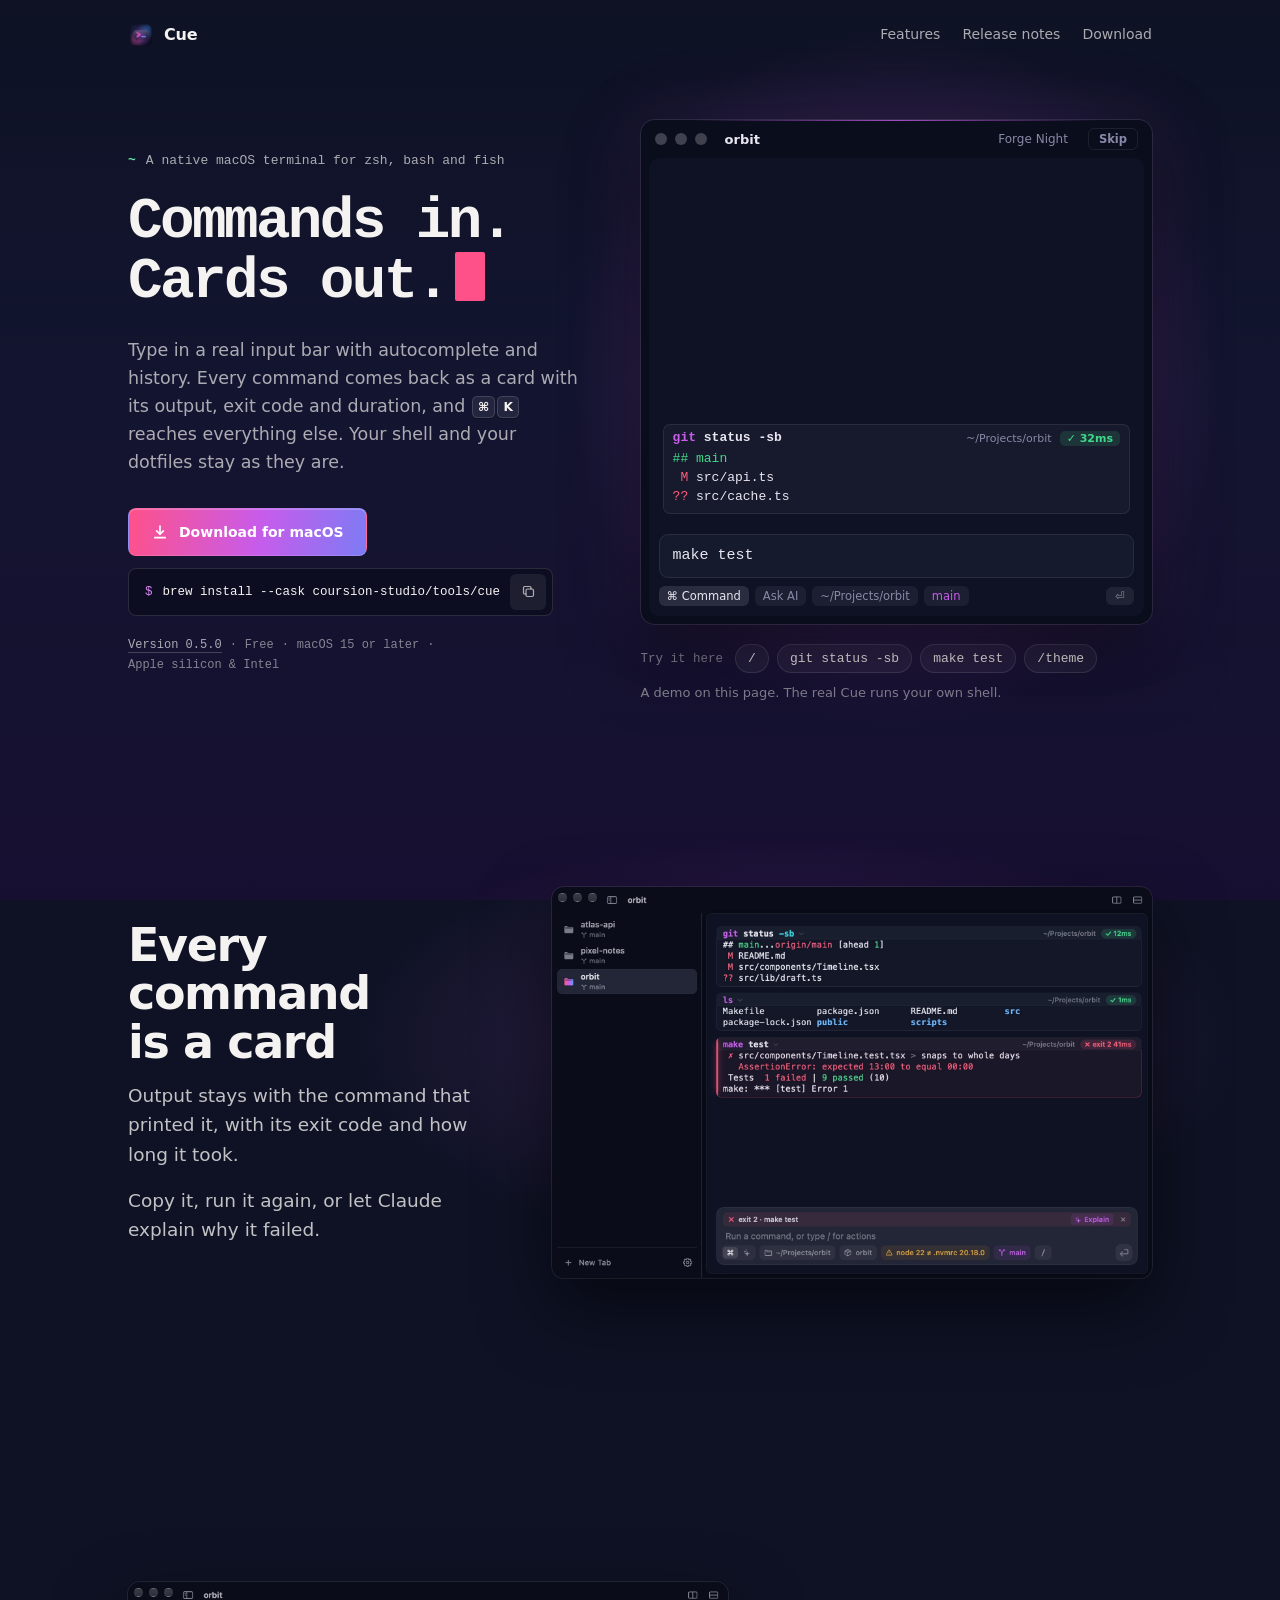
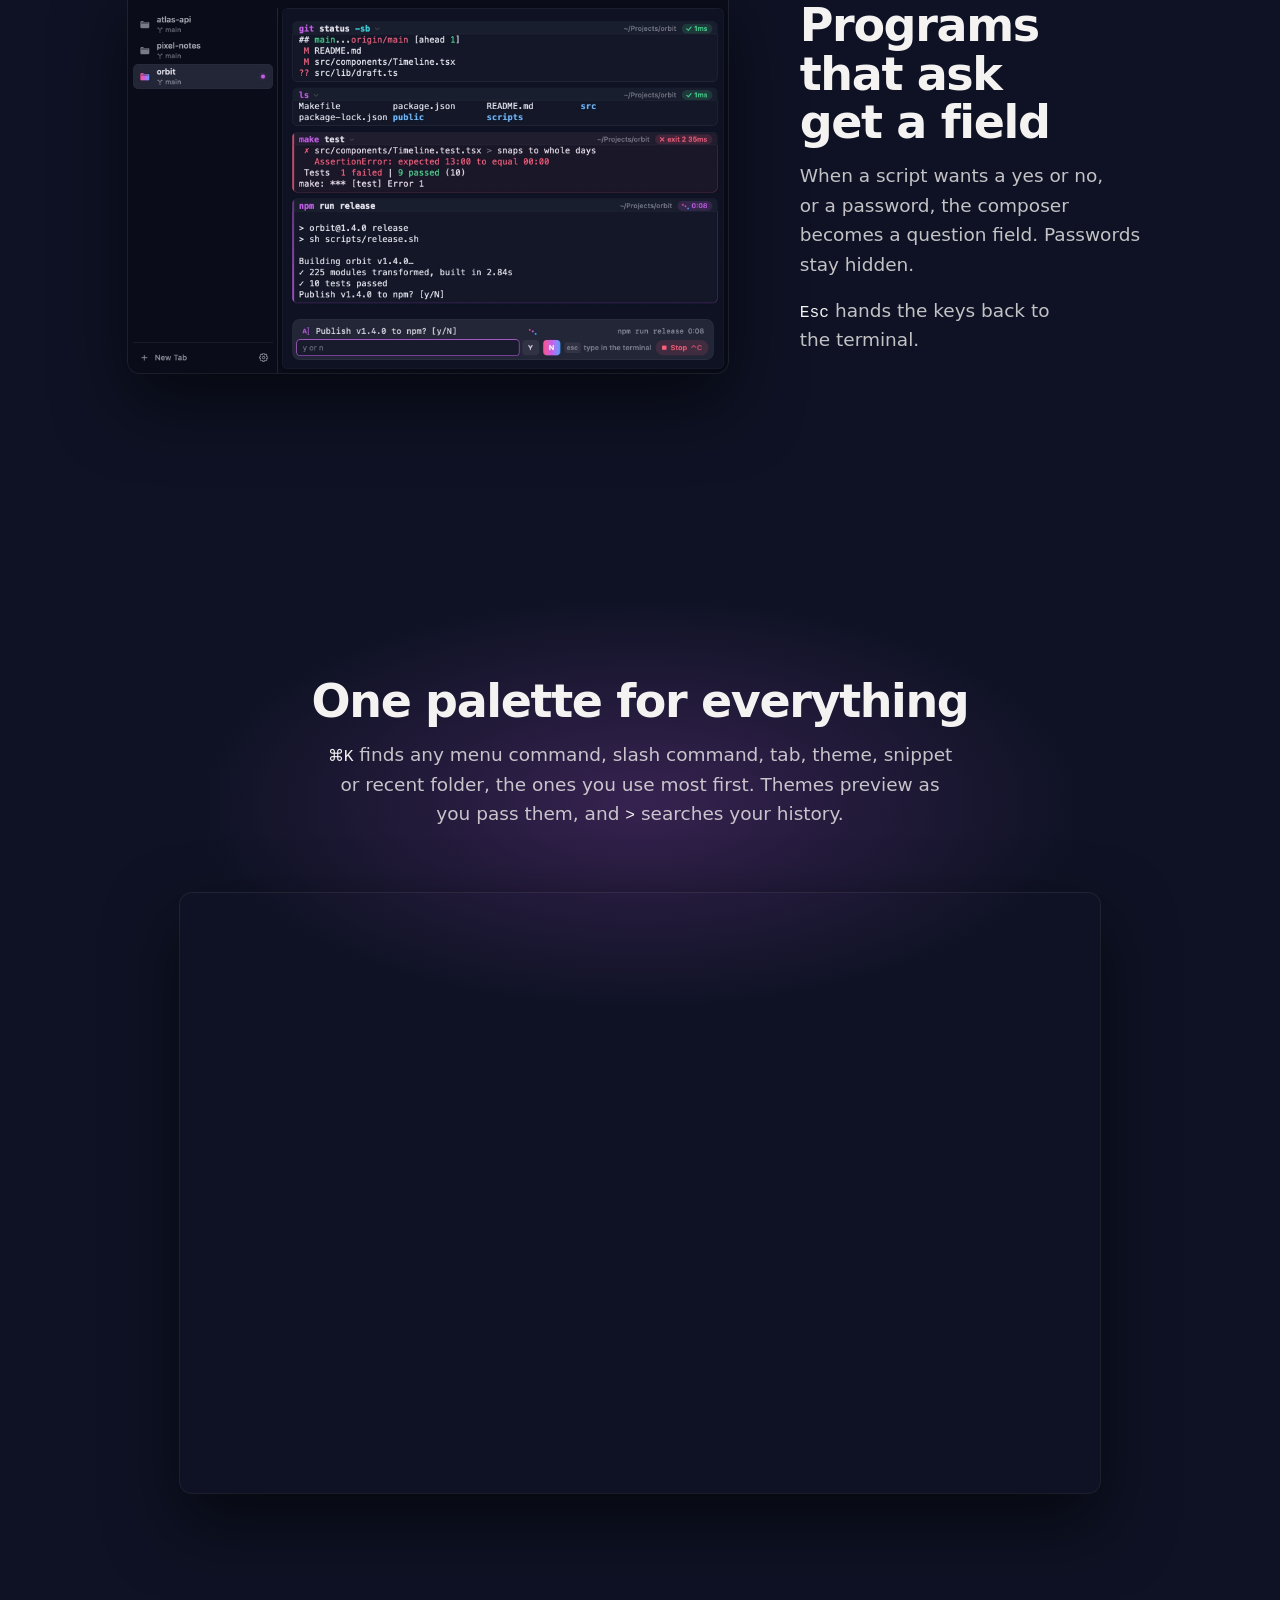
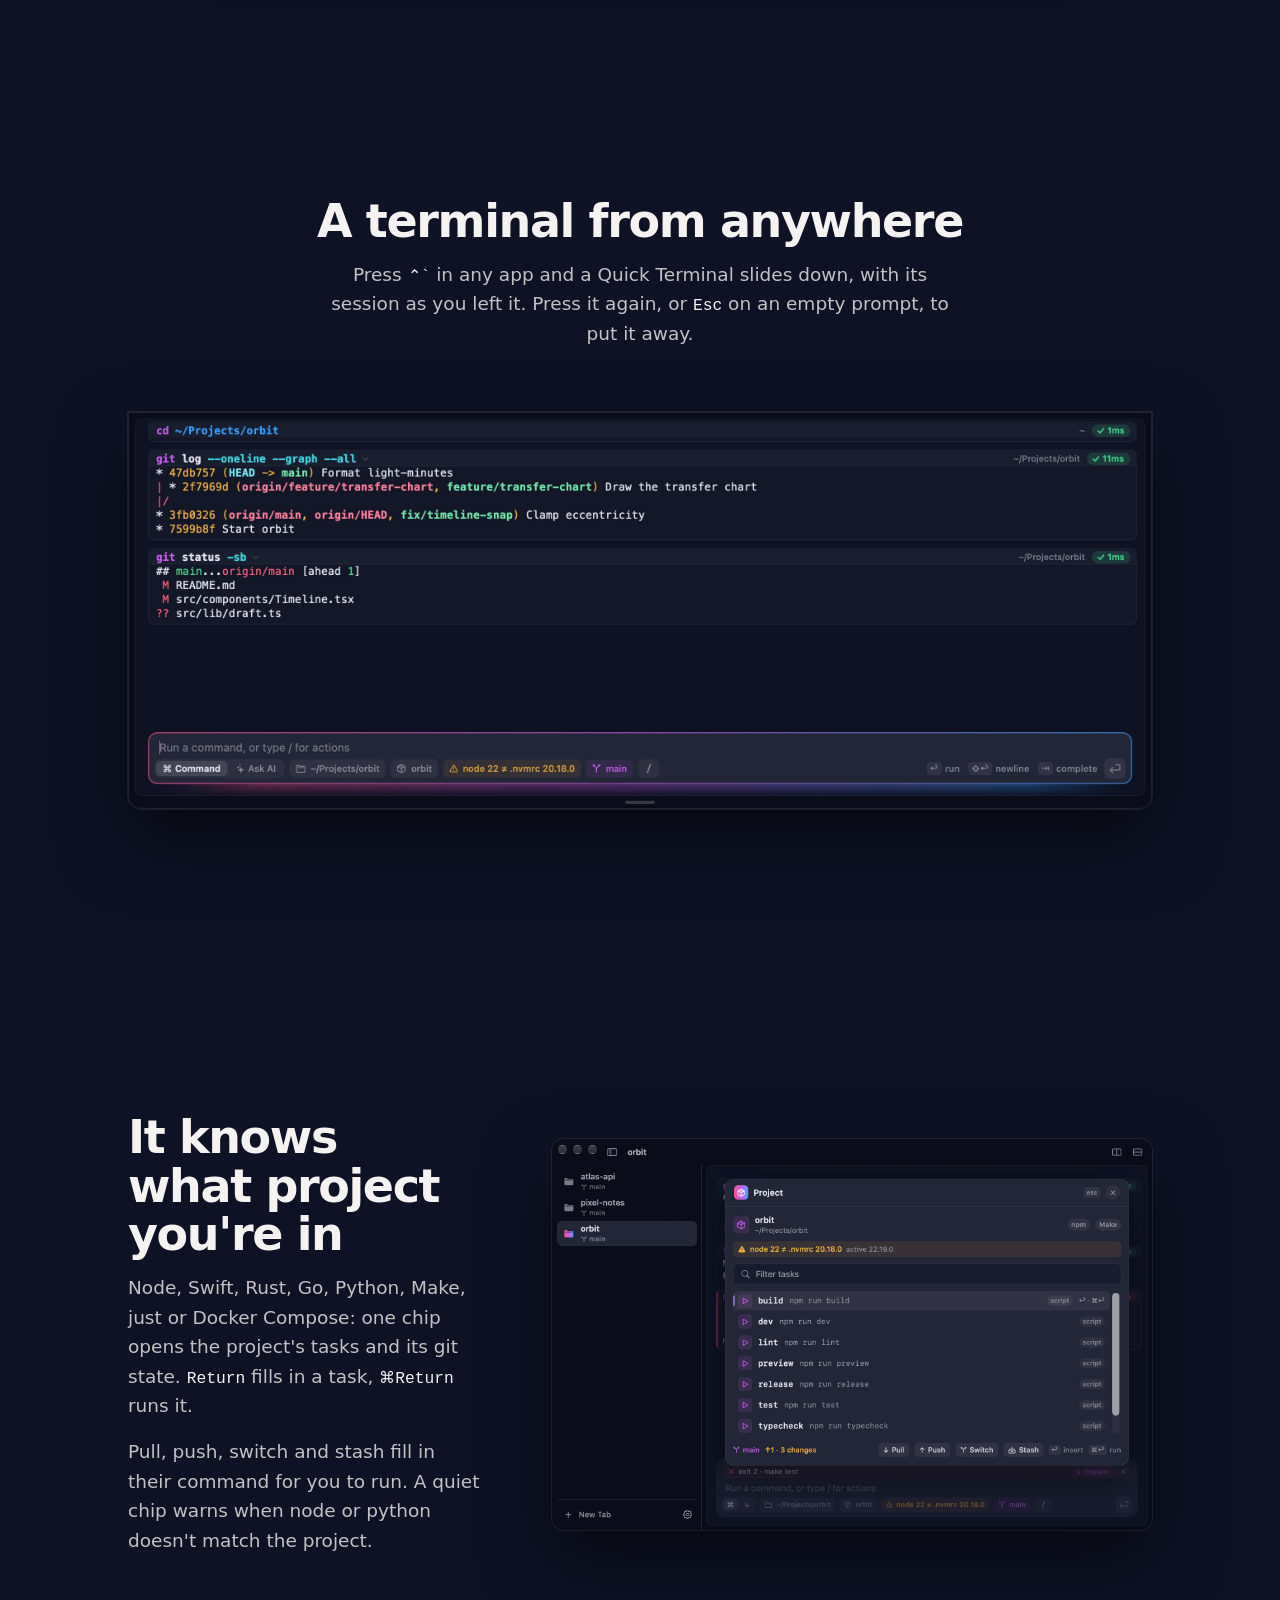
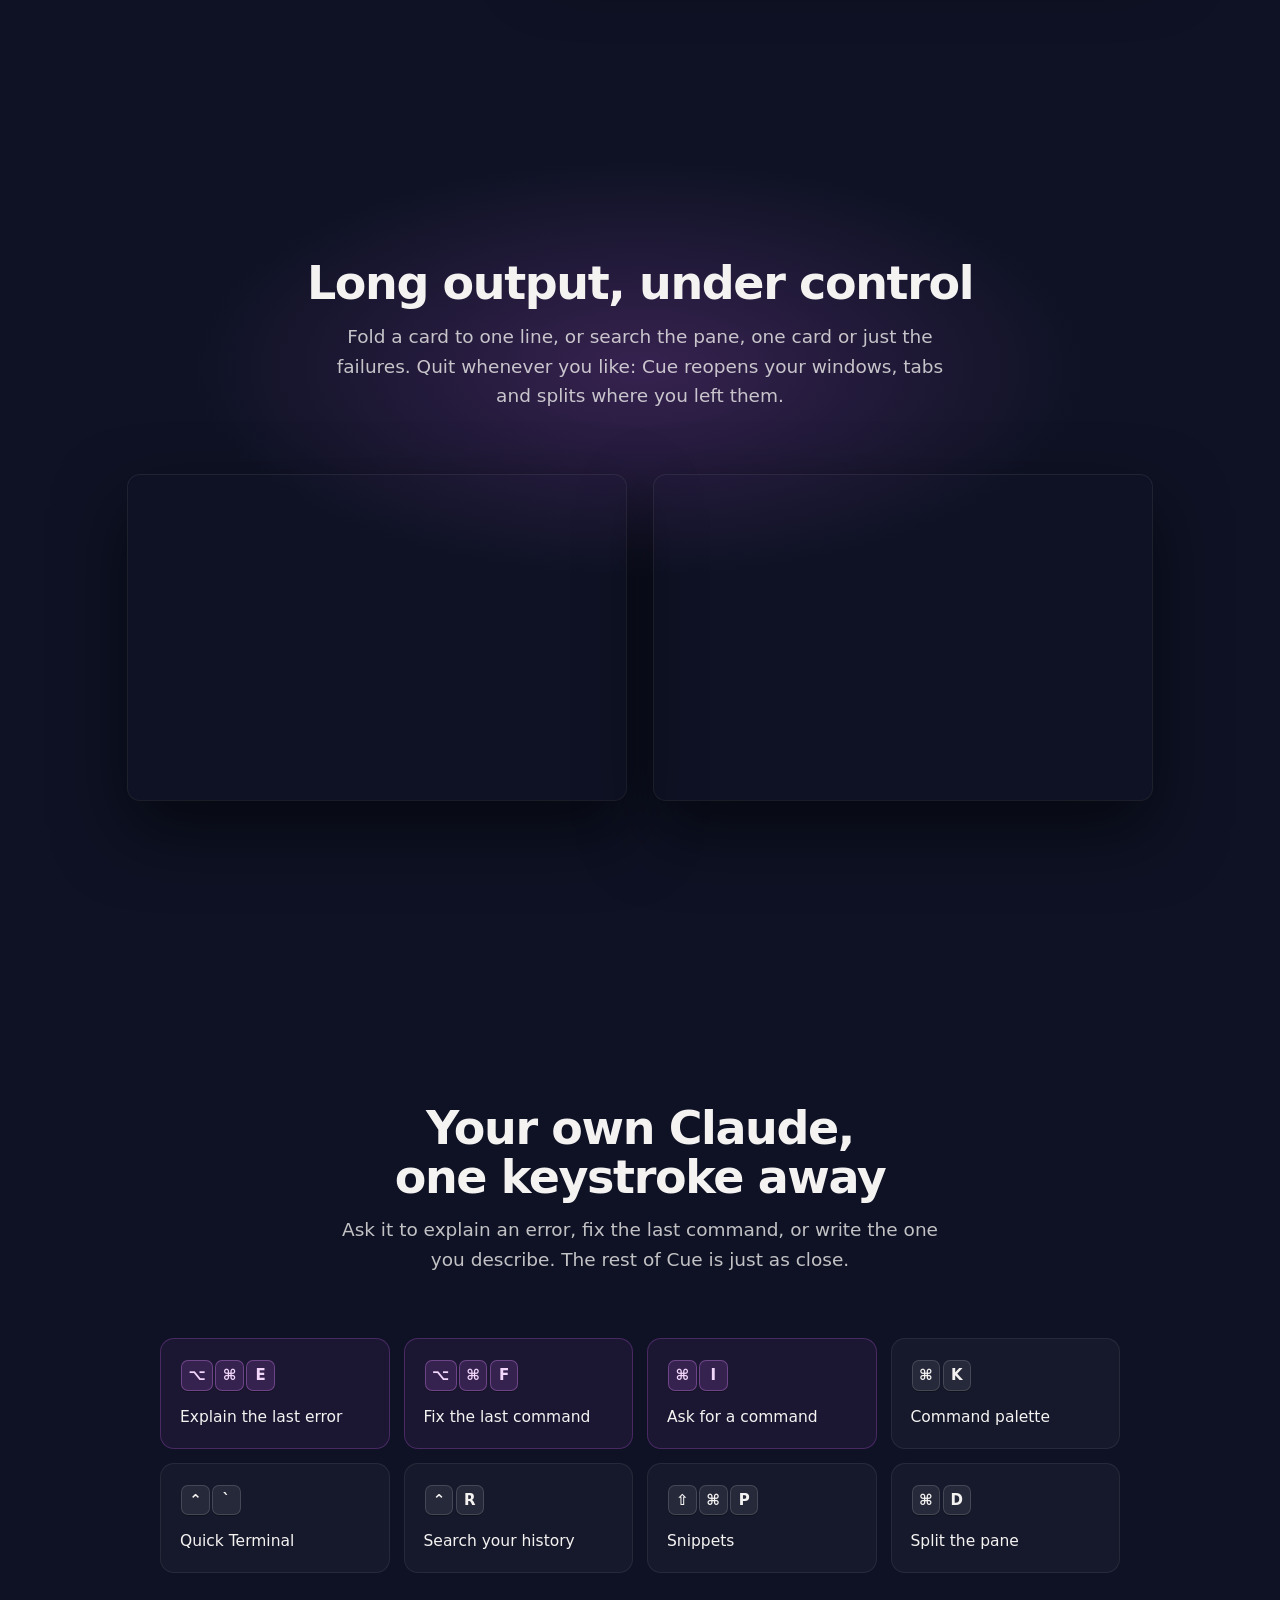
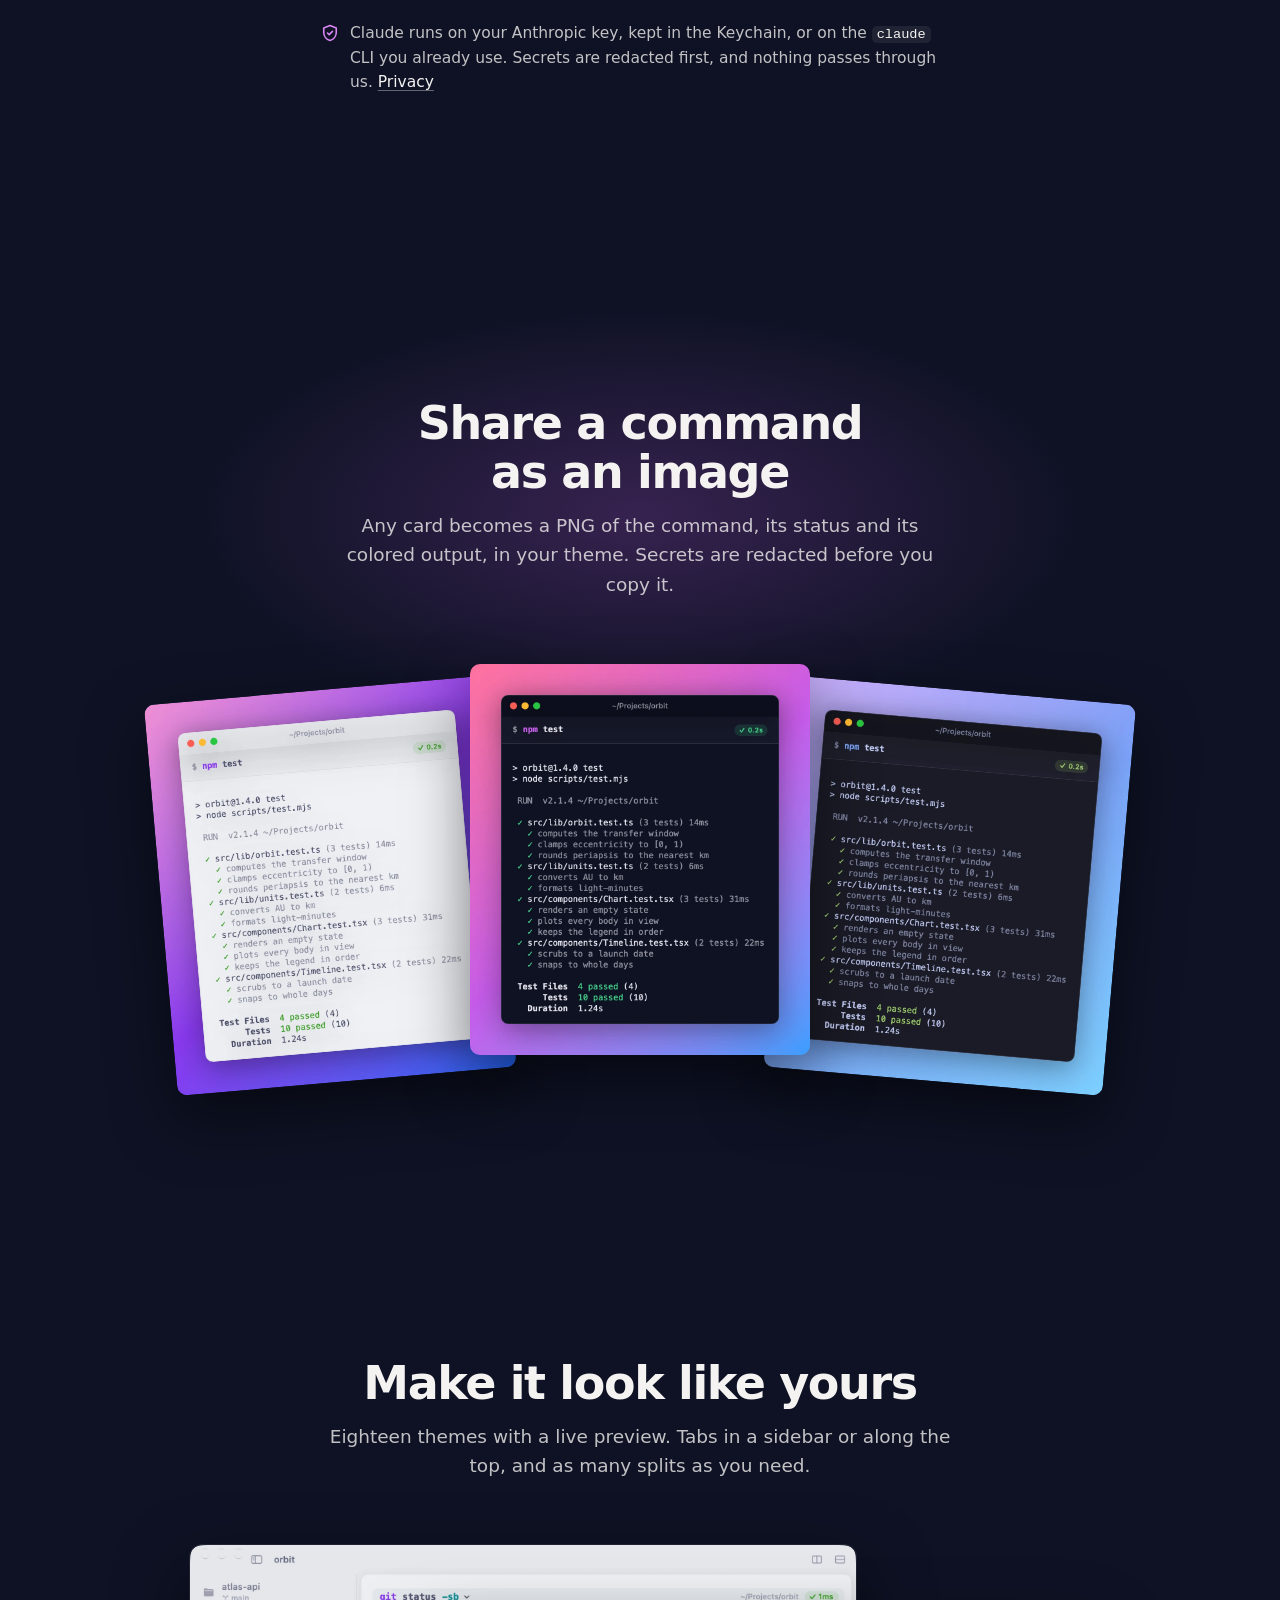
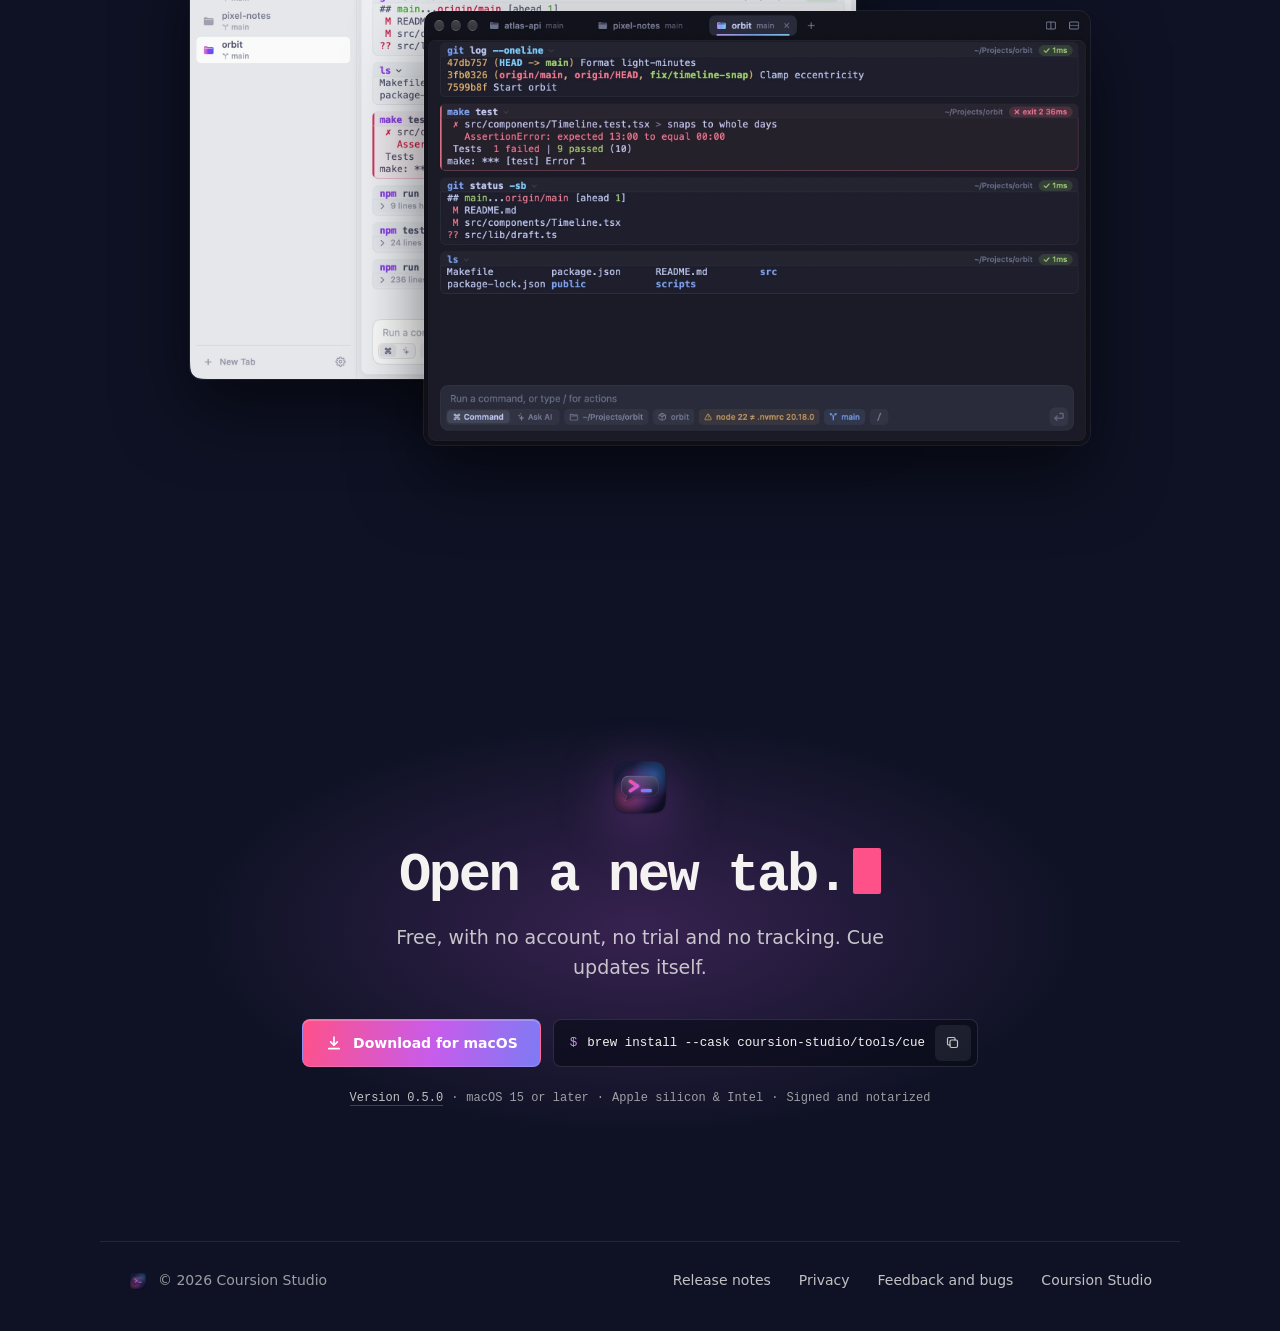
<file: index.html>
<!doctype html>
<html lang="en">
<head>
  <meta charset="utf-8" />
  <meta name="viewport" content="width=device-width, initial-scale=1" />
  <title>Cue — A terminal that doesn't feel like one</title>
  <meta name="description" content="Cue is a free, native macOS terminal: a real input bar, every command as a card, a ⌘K palette, a Quick Terminal from anywhere, project tasks and git, and your own Claude one keystroke away." />
  <link rel="canonical" href="https://cue.coursion.studio/" />
  <link rel="icon" type="image/png" href="favicon.png" />
  <link rel="apple-touch-icon" href="apple-touch-icon.png" />
  <link rel="stylesheet" href="stage.css?v=1d5ceac846" />
  <link rel="stylesheet" href="cue.css?v=6fbf743c2b" />
  <meta property="og:type" content="website" />
  <meta property="og:site_name" content="Cue" />
  <meta property="og:url" content="https://cue.coursion.studio/" />
  <meta property="og:title" content="Cue — A terminal that doesn't feel like one" />
  <meta property="og:description" content="A free, native macOS terminal: a real input bar, every command as a card, a ⌘K palette, a Quick Terminal from anywhere, project tasks, and your own Claude one keystroke away." />
  <meta property="og:image" content="https://cue.coursion.studio/og.jpg?v=ec727f9900" />
  <meta property="og:image:width" content="1200" />
  <meta property="og:image:height" content="630" />
  <meta name="twitter:card" content="summary_large_image" />
  <meta name="theme-color" content="#0E1224" />
  <script type="application/ld+json">
  {
    "@context": "https://schema.org",
    "@type": "SoftwareApplication",
    "name": "Cue",
    "url": "https://cue.coursion.studio/",
    "applicationCategory": "DeveloperApplication",
    "operatingSystem": "macOS 15 or later",
    "description": "A free, native macOS terminal with a composer, command cards, a command palette, a Quick Terminal, project awareness and your own Claude.",
    "softwareVersion": "0.5.0",
    "offers": { "@type": "Offer", "price": "0", "priceCurrency": "USD" },
    "publisher": { "@type": "Organization", "name": "Coursion Studio", "url": "https://coursion.studio" }
  }
  </script>
  <script>document.documentElement.classList.add("js");window.__rv=setTimeout(function(){document.documentElement.classList.add("reveal-all")},4000);</script>
  <script defer src="palettes.js?v=92f6acfb15"></script>
  <script>
    window.STAGE = {
      download: "https://github.com/Coursion-Studio/cue/releases/latest/download/Cue.dmg",
      palette: "forge"
    };
  </script>
  <script defer src="stage.js?v=bda7026e0e"></script>
  <script defer src="cue.js?v=25a2a3847e"></script>
</head>
<body>
  <a class="skip" href="#try">Skip to the live demo</a>
  <svg width="0" height="0" style="position:absolute" aria-hidden="true"><defs>
    <g id="i-spark"><path d="M11 3.5l1.9 5.1 5.1 1.9-5.1 1.9L11 17.5l-1.9-5.1L4 10.5l5.1-1.9z"/><path d="M18.5 15.5v5M16 18h5"/></g>
    <g id="i-key"><circle cx="8" cy="15" r="4"/><path d="m11 12 8.5-8.5M16.5 6.5l2.5 2.5M14.5 8.5l2 2"/></g>
    <g id="i-shield"><path d="M12 3 19.5 6v5.4c0 4.4-3.1 8.4-7.5 9.6-4.4-1.2-7.5-5.2-7.5-9.6V6z"/><path d="m9 12 2 2 4-4"/></g>
    <g id="i-direct"><path d="M4 12h13"/><path d="m13 7 5 5-5 5"/><path d="M20.5 5v14"/></g>
    <g id="i-copy"><rect x="8" y="8" width="12" height="12" rx="2.5"/><path d="M16 8V6a2 2 0 0 0-2-2H6a2 2 0 0 0-2 2v8a2 2 0 0 0 2 2h2"/></g>
  </defs></svg>

  <header class="stage-hero hero reveal">
    <div class="container">
      <nav class="top">
        <a class="brand" href="./"><img src="icon.png" alt="" width="26" height="26" /><span>Cue</span></a>
        <div class="links">
          <a href="#cards">Features</a>
          <a href="releases.html">Release notes</a>
          <a class="keep" href="#download">Download</a>
        </div>
      </nav>

      <div class="hero-grid">
        <div class="hero-text">
          <p class="hero-eyebrow rise" style="--d:.04s"><span class="prompt" aria-hidden="true">~</span> A native macOS terminal for zsh, bash and fish</p>
          <h1 class="rise" style="--d:.08s">Commands in.<br /> Cards out.<span class="hero-cursor" aria-hidden="true"></span></h1>
          <p class="sub rise" style="--d:.14s">Type in a real input bar with autocomplete and history. Every command comes back as a card with its output, exit code and duration, and <span class="combo"><kbd>⌘</kbd><kbd>K</kbd></span> reaches everything else. Your shell and your dotfiles stay as they are.</p>
          <div class="hero-cta rise" style="--d:.2s">
            <a class="btn primary" href="https://github.com/Coursion-Studio/cue/releases/latest/download/Cue.dmg" data-download>
              <svg class="btn-ico" viewBox="0 0 24 24" aria-hidden="true"><path d="M12 4v11"/><path d="m7.5 10.5 4.5 4.5 4.5-4.5"/><path d="M5 19.5h14"/></svg>
              Download for macOS
            </a>
            <div class="brew" data-copy="brew install --cask coursion-studio/tools/cue">
              <span class="brew-prompt" aria-hidden="true">$</span>
              <code>brew install --cask <span>coursion-studio/tools/cue</span></code>
              <button class="brew-copy" type="button" aria-label="Copy the Homebrew command"><svg viewBox="0 0 24 24" aria-hidden="true"><use href="#i-copy"/></svg><span>Copy</span></button>
            </div>
          </div>
          <ul class="hero-meta rise" style="--d:.24s">
            <li><a href="https://github.com/Coursion-Studio/cue/releases/tag/v0.5.0">Version 0.5.0</a></li>
            <li>Free</li>
            <li>macOS 15 or later</li>
            <li>Apple silicon &amp; Intel</li>
          </ul>
        </div>

        <div id="try" class="hero-stage rise" style="--d:.16s">
          <div class="term" data-term>
            <div class="term-bar"><span class="term-lights" aria-hidden="true"><i></i><i></i><i></i></span><b>orbit</b><span class="term-theme"></span><button type="button" class="term-replay" hidden>Skip</button></div>
            <div class="term-cards" aria-live="polite"></div>
            <div class="cmp">
              <div class="cmp-fail" hidden><span class="x" aria-hidden="true">✕</span><span class="cmp-fail-t"></span><button type="button" class="cmp-explain"><svg viewBox="0 0 24 24" aria-hidden="true"><use href="#i-spark"/></svg>Explain</button></div>
              <ul class="cmp-menu" id="cmp-menu" role="listbox" aria-label="Slash commands" hidden></ul>
              <div class="cmp-field">
                <span class="cmp-ghost" aria-hidden="true"><span class="cmp-ghost-typed"></span><span class="cmp-ghost-rest"></span></span>
                <input class="cmp-input" type="text" role="combobox" aria-expanded="false" aria-controls="cmp-menu" aria-autocomplete="list" aria-label="Try the Cue composer: type a command, or / for actions" placeholder="Run a command, or type / for actions" autocomplete="off" autocapitalize="off" spellcheck="false" />
              </div>
              <div class="cmp-foot" aria-hidden="true">
                <span class="chip on">⌘ Command</span>
                <span class="chip">Ask AI</span>
                <span class="chip path">~/Projects/orbit</span>
                <span class="chip branch">main</span>
                <span class="cmp-enter">⏎</span>
              </div>
            </div>
          </div>
          <div class="hero-try">
            <span class="hero-try-label">Try it here</span>
            <button type="button" class="chip-q" data-q="/">/</button>
            <button type="button" class="chip-q" data-q="git status -sb">git status -sb</button>
            <button type="button" class="chip-q" data-q="make test">make test</button>
            <button type="button" class="chip-q" data-q="/theme">/theme</button>
          </div>
          <p class="hero-note">A demo on this page. The real Cue runs your own shell.</p>
        </div>
      </div>
    </div>
  </header>

  <main>
    <section id="cards" class="sec sec-split calm reveal" aria-labelledby="cards-title">
      <div class="glow" aria-hidden="true"></div>
      <div class="container split">
        <div class="split-copy">
          <h2 id="cards-title" class="rise">Every command is a card</h2>
          <p class="rise" style="--d:.06s">Output stays with the command that printed it, with its exit code and how long it took.</p>
          <p class="rise" style="--d:.1s">Copy it, run it again, or let Claude explain why it failed.</p>
        </div>
        <div class="split-stage">
          <figure class="shot rise" style="--d:.08s">
            <picture><source srcset="screenshots/command-cards.webp" type="image/webp" /><img src="screenshots/command-cards.png" alt="Three command cards in Cue: git status, ls, and a failing make test with exit 2, and an Explain button above the composer" width="920" height="600" loading="lazy" decoding="async" /></picture>
          </figure>
        </div>
      </div>
    </section>

    <section id="input" class="sec sec-split calm reveal" aria-labelledby="input-title">
      <div class="container split reverse">
        <div class="split-copy">
          <h2 id="input-title" class="rise">Programs that ask get a field</h2>
          <p class="rise" style="--d:.06s">When a script wants a yes or no, or a password, the composer becomes a question field. Passwords stay hidden.</p>
          <p class="rise" style="--d:.1s"><span class="k">Esc</span> hands the keys back to the terminal.</p>
        </div>
        <div class="split-stage">
          <figure class="shot rise" style="--d:.08s">
            <picture><source srcset="screenshots/program-input.webp" type="image/webp" /><img src="screenshots/program-input.png" alt="Cue running a release script that asks to publish v1.4.0; the composer has become a question field with Y and N buttons" width="920" height="600" loading="lazy" decoding="async" /></picture>
          </figure>
        </div>
      </div>
    </section>

    <section id="palette" class="sec calm reveal" aria-labelledby="palette-title">
      <div class="glow" aria-hidden="true"></div>
      <div class="container">
        <div class="sec-head center calm-head">
          <h2 id="palette-title" class="rise">One palette for everything</h2>
          <p class="rise" style="--d:.06s"><span class="k">⌘K</span> finds any menu command, slash command, tab, theme, snippet or recent folder, the ones you use most first. Themes preview as you pass them, and <span class="k">&gt;</span> searches your history.</p>
        </div>
        <figure class="shot solo rise" style="--d:.1s"><picture><source srcset="screenshots/palette.webp" type="image/webp" /><img src="screenshots/palette.png" alt="The Cue command palette searching for run: the Run Task slash command and every task of the orbit project, from dev to typecheck" width="920" height="600" loading="lazy" decoding="async" /></picture></figure>
      </div>
    </section>

    <section id="quick" class="sec calm reveal" aria-labelledby="quick-title">
      <div class="container">
        <div class="sec-head center calm-head">
          <h2 id="quick-title" class="rise">A terminal from anywhere</h2>
          <p class="rise" style="--d:.06s">Press <span class="k">⌃`</span> in any app and a Quick Terminal slides down, with its session as you left it. Press it again, or <span class="k">Esc</span> on an empty prompt, to put it away.</p>
        </div>
        <figure class="shot wide qt rise" style="--d:.1s"><picture><source srcset="screenshots/quick-terminal.webp" type="image/webp" /><img src="screenshots/quick-terminal.png" alt="The Cue Quick Terminal: a wide panel at the top of the screen showing a git log graph and git status for the orbit project, with the composer at its foot" width="1240" height="480" loading="lazy" decoding="async" /></picture></figure>
      </div>
    </section>

    <section id="projects" class="sec sec-split calm reveal" aria-labelledby="projects-title">
      <div class="container split">
        <div class="split-copy">
          <h2 id="projects-title" class="rise">It knows what project you're in</h2>
          <p class="rise" style="--d:.06s">Node, Swift, Rust, Go, Python, Make, just or Docker Compose: one chip opens the project's tasks and its git state. <span class="k">Return</span> fills in a task, <span class="k">⌘Return</span> runs it.</p>
          <p class="rise" style="--d:.1s">Pull, push, switch and stash fill in their command for you to run. A quiet chip warns when node or python doesn't match the project.</p>
        </div>
        <div class="split-stage">
          <figure class="shot rise" style="--d:.08s"><picture><source srcset="screenshots/project-panel.webp" type="image/webp" /><img src="screenshots/project-panel.png" alt="The Cue Project panel for orbit: npm and Make detected, a warning that node 22 differs from .nvmrc 20.18.0, the project tasks, and the main branch one commit ahead with three changes and Pull, Push, Switch and Stash buttons" width="920" height="600" loading="lazy" decoding="async" /></picture></figure>
        </div>
      </div>
    </section>

    <section id="output" class="sec calm reveal" aria-labelledby="output-title">
      <div class="glow" aria-hidden="true"></div>
      <div class="container">
        <div class="sec-head center calm-head">
          <h2 id="output-title" class="rise">Long output, under control</h2>
          <p class="rise" style="--d:.06s">Fold a card to one line, or search the pane, one card or just the failures. Quit whenever you like: Cue reopens your windows, tabs and splits where you left them.</p>
        </div>
        <div class="shot-pair">
          <figure class="shot rise" style="--d:.1s"><picture><source srcset="screenshots/fold.webp" type="image/webp" /><img src="screenshots/fold.png" alt="Six Cue command cards, five folded to a single line that says how many lines are hidden and one failing make test left open" width="920" height="600" loading="lazy" decoding="async" /></picture></figure>
          <figure class="shot rise" style="--d:.16s"><picture><source srcset="screenshots/find.webp" type="image/webp" /><img src="screenshots/find.png" alt="Find in Cue output: the query .test. highlights five matches across the npm test card, the current match in purple" width="920" height="600" loading="lazy" decoding="async" /></picture></figure>
        </div>
      </div>
    </section>

    <section id="keys" class="sec calm reveal" aria-labelledby="keys-title">
      <div class="container">
        <div class="sec-head center calm-head">
          <h2 id="keys-title" class="rise">Your own Claude, one keystroke away</h2>
          <p class="rise" style="--d:.06s">Ask it to explain an error, fix the last command, or write the one you describe. The rest of Cue is just as close.</p>
        </div>
        <ul class="keys-grid">
          <li class="ai rise" style="--d:.08s"><span class="combo"><kbd>⌥</kbd><kbd>⌘</kbd><kbd>E</kbd></span><span>Explain the last error</span></li>
          <li class="ai rise" style="--d:.1s"><span class="combo"><kbd>⌥</kbd><kbd>⌘</kbd><kbd>F</kbd></span><span>Fix the last command</span></li>
          <li class="ai rise" style="--d:.12s"><span class="combo"><kbd>⌘</kbd><kbd>I</kbd></span><span>Ask for a command</span></li>
          <li class="rise" style="--d:.14s"><span class="combo"><kbd>⌘</kbd><kbd>K</kbd></span><span>Command palette</span></li>
          <li class="rise" style="--d:.16s"><span class="combo"><kbd>⌃</kbd><kbd>`</kbd></span><span>Quick Terminal</span></li>
          <li class="rise" style="--d:.18s"><span class="combo"><kbd>⌃</kbd><kbd>R</kbd></span><span>Search your history</span></li>
          <li class="rise" style="--d:.2s"><span class="combo"><kbd>⇧</kbd><kbd>⌘</kbd><kbd>P</kbd></span><span>Snippets</span></li>
          <li class="rise" style="--d:.22s"><span class="combo"><kbd>⌘</kbd><kbd>D</kbd></span><span>Split the pane</span></li>
        </ul>
        <p class="keys-trust rise" style="--d:.24s"><svg viewBox="0 0 24 24" aria-hidden="true"><use href="#i-shield"/></svg><span>Claude runs on your Anthropic key, kept in the Keychain, or on the <code>claude</code> CLI you already use. Secrets are redacted first, and nothing passes through us. <a href="privacy.html">Privacy</a></span></p>
      </div>
    </section>

    <section id="share" class="sec calm reveal" aria-labelledby="share-title">
      <div class="glow" aria-hidden="true"></div>
      <div class="container">
        <div class="sec-head center calm-head">
          <h2 id="share-title" class="rise">Share a command as an image</h2>
          <p class="rise" style="--d:.06s">Any card becomes a PNG of the command, its status and its colored output, in your theme. Secrets are redacted before you copy it.</p>
        </div>
        <div class="share-strip" role="list">
          <figure class="share-card rise" role="listitem" style="--d:.08s"><picture><source srcset="screenshots/share-latte.webp" type="image/webp" /><img src="screenshots/share-latte.png" alt="A Share as Image PNG of npm test in Catppuccin Latte: ten passing tests in a light window on a pink and purple gradient" width="528" height="608" loading="lazy" decoding="async" /></picture></figure>
          <figure class="share-card rise" role="listitem" style="--d:.14s"><picture><source srcset="screenshots/share-forge-night.webp" type="image/webp" /><img src="screenshots/share-forge-night.png" alt="A Share as Image PNG of npm test in Forge Night: ten passing tests in a dark window on a pink to blue gradient" width="528" height="608" loading="lazy" decoding="async" /></picture></figure>
          <figure class="share-card rise" role="listitem" style="--d:.2s"><picture><source srcset="screenshots/share-tokyo-night.webp" type="image/webp" /><img src="screenshots/share-tokyo-night.png" alt="A Share as Image PNG of npm test in Tokyo Night: ten passing tests on a purple and blue gradient" width="528" height="608" loading="lazy" decoding="async" /></picture></figure>
        </div>
      </div>
    </section>

    <section id="themes" class="sec calm reveal" aria-labelledby="themes-title">
      <div class="container">
        <div class="sec-head center calm-head">
          <h2 id="themes-title" class="rise">Make it look like yours</h2>
          <p class="rise" style="--d:.06s">Eighteen themes with a live preview. Tabs in a sidebar or along the top, and as many splits as you need.</p>
        </div>
        <div class="theme-pair">
          <figure class="shot back rise" style="--d:.1s"><picture><source srcset="screenshots/theme-latte.webp" type="image/webp" /><img src="screenshots/theme-latte.png" alt="Cue in the Catppuccin Latte light theme with command cards, some folded" width="920" height="600" loading="lazy" decoding="async" /></picture></figure>
          <figure class="shot front rise" style="--d:.16s"><picture><source srcset="screenshots/theme-tokyo-night.webp" type="image/webp" /><img src="screenshots/theme-tokyo-night.png" alt="Cue in the Tokyo Night theme with tabs along the top" width="920" height="600" loading="lazy" decoding="async" /></picture></figure>
        </div>
      </div>
    </section>

    <section id="download" class="sec close reveal" aria-labelledby="download-title">
      <div class="glow" aria-hidden="true"></div>
      <div class="container">
        <img class="close-icon rise" src="icon.png" alt="" width="64" height="64" loading="lazy" />
        <h2 id="download-title" class="close-title rise" style="--d:.04s">Open a new tab.<span class="hero-cursor" aria-hidden="true"></span></h2>
        <p class="close-lede rise" style="--d:.08s">Free, with no account, no trial and no tracking. Cue updates itself.</p>
        <div class="close-cta rise" style="--d:.12s">
          <a class="btn primary" href="https://github.com/Coursion-Studio/cue/releases/latest/download/Cue.dmg" data-download>
            <svg class="btn-ico" viewBox="0 0 24 24" aria-hidden="true"><path d="M12 4v11"/><path d="m7.5 10.5 4.5 4.5 4.5-4.5"/><path d="M5 19.5h14"/></svg>
            Download for macOS
          </a>
          <div class="brew" data-copy="brew install --cask coursion-studio/tools/cue">
            <span class="brew-prompt" aria-hidden="true">$</span>
            <code>brew install --cask <span>coursion-studio/tools/cue</span></code>
            <button class="brew-copy" type="button" aria-label="Copy the Homebrew command"><svg viewBox="0 0 24 24" aria-hidden="true"><use href="#i-copy"/></svg><span>Copy</span></button>
          </div>
        </div>
        <ul class="hero-meta close-meta rise" style="--d:.16s">
          <li><a href="https://github.com/Coursion-Studio/cue/releases/tag/v0.5.0">Version 0.5.0</a></li>
          <li>macOS 15 or later</li>
          <li>Apple silicon &amp; Intel</li>
          <li>Signed and notarized</li>
        </ul>
      </div>
    </section>
  </main>

  <footer class="foot">
    <div class="container foot-row">
      <p class="foot-brand"><img src="icon.png" alt="" width="20" height="20" loading="lazy" /><span>© 2026 Coursion Studio</span></p>
      <nav class="foot-links" aria-label="Footer">
        <a href="releases.html">Release notes</a>
        <a href="privacy.html">Privacy</a>
        <a href="https://github.com/Coursion-Studio/cue/issues/new/choose">Feedback and bugs</a>
        <a href="https://coursion.studio">Coursion Studio</a>
      </nav>
    </div>
  </footer>
</body>
</html>
</file>
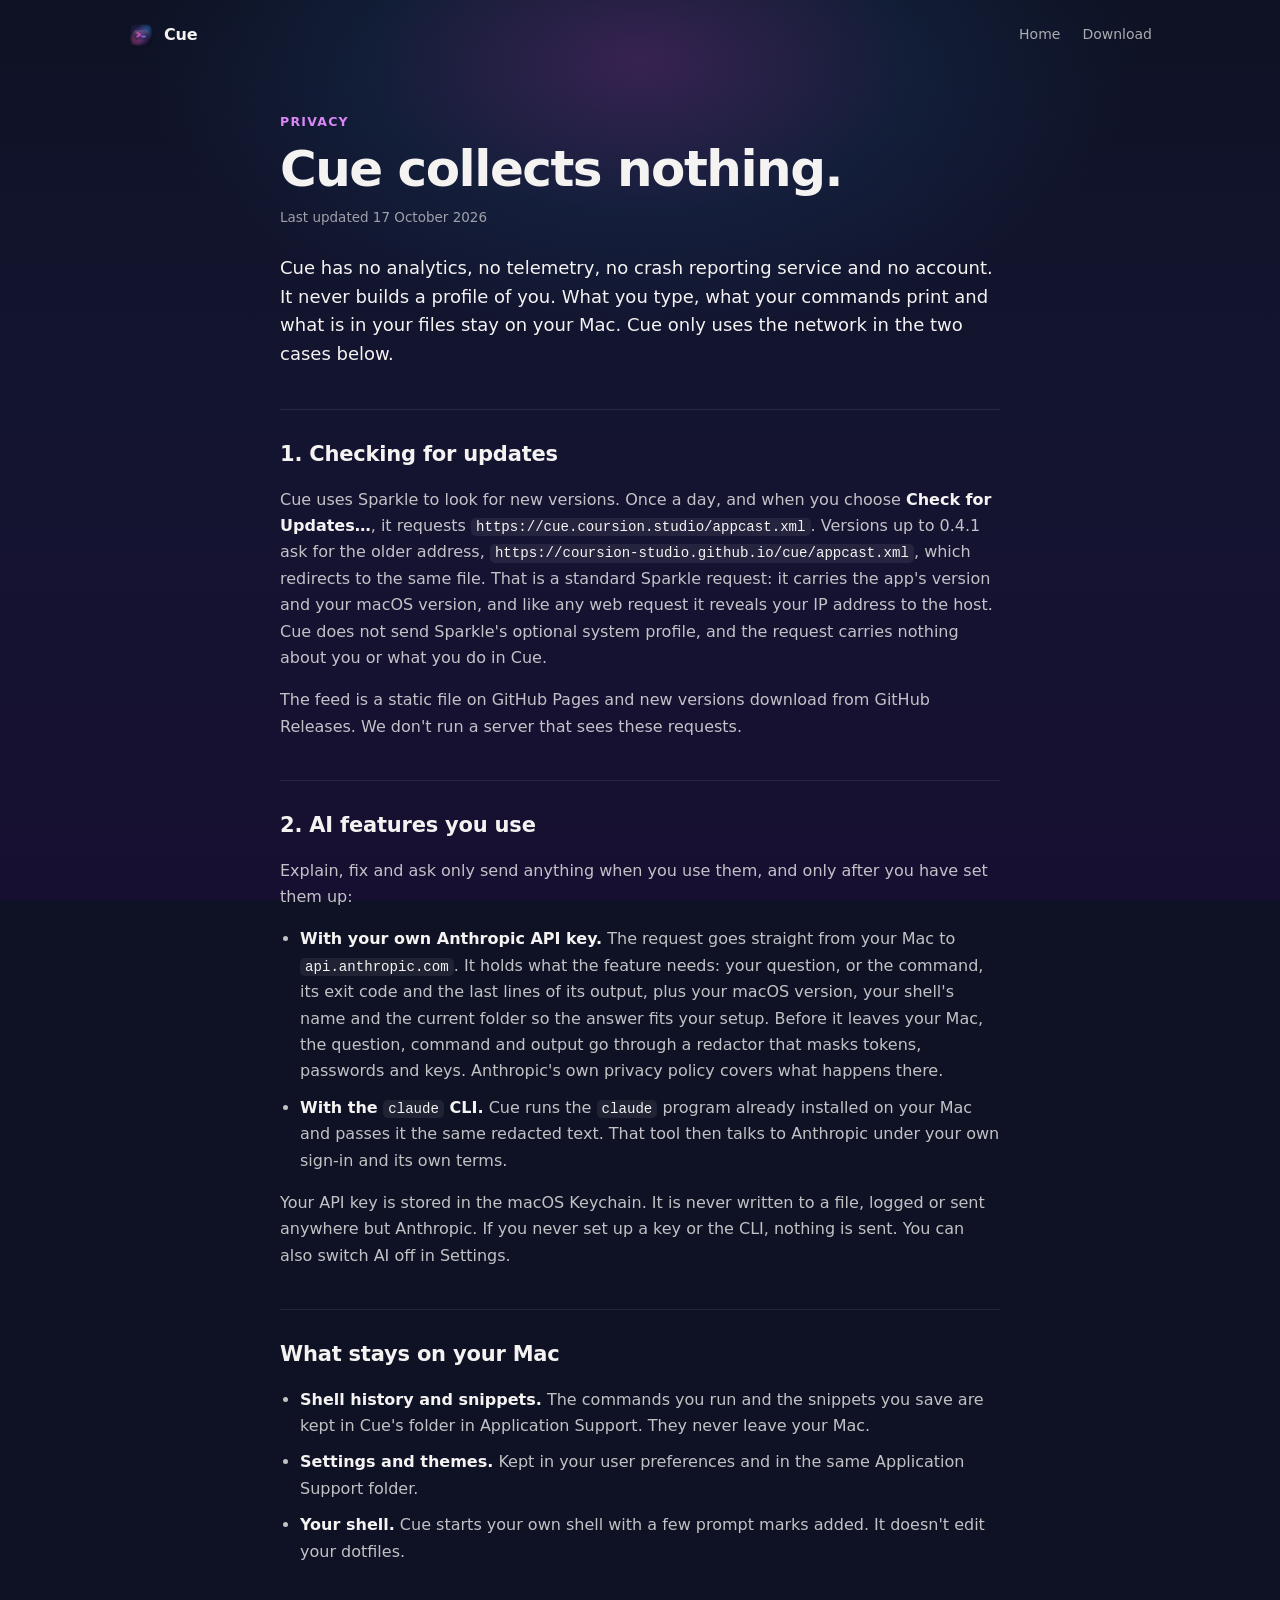
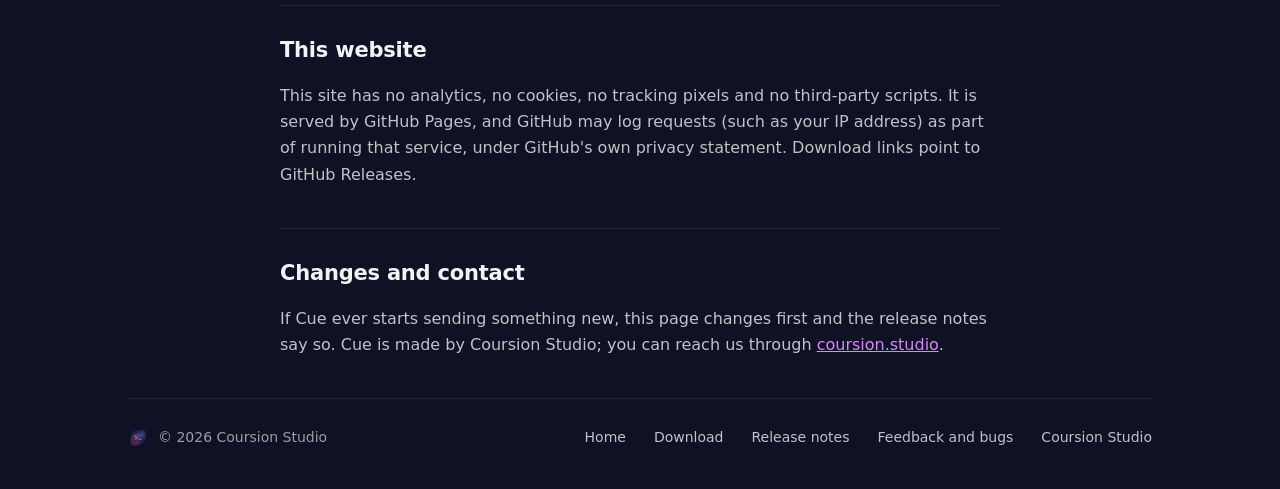
<file: privacy.html>
<!doctype html>
<html lang="en">
<head>
  <meta charset="utf-8" />
  <meta name="viewport" content="width=device-width, initial-scale=1" />
  <title>Privacy — Cue</title>
  <meta name="description" content="Cue collects nothing: no analytics, no telemetry, no account. Here is every time it uses the network." />
  <link rel="canonical" href="https://cue.coursion.studio/privacy.html" />
  <link rel="icon" type="image/png" href="favicon.png" />
  <link rel="apple-touch-icon" href="apple-touch-icon.png" />
  <link rel="stylesheet" href="stage.css?v=1d5ceac846" />
  <link rel="stylesheet" href="cue.css?v=6fbf743c2b" />
  <meta name="theme-color" content="#0E1224" />
</head>
<body class="legal-page">
  <div class="legal-glow" aria-hidden="true"></div>
  <div class="container">
    <nav class="top">
      <a class="brand" href="./"><img src="icon.png" alt="" width="26" height="26" /><span>Cue</span></a>
      <div class="links">
        <a href="./">Home</a>
        <a class="keep" href="./#download">Download</a>
      </div>
    </nav>

    <main class="legal">
      <p class="eyebrow">Privacy</p>
      <h1>Cue collects nothing.</h1>
      <p class="updated">Last updated 17 October 2026</p>
      <p class="lede">Cue has no analytics, no telemetry, no crash reporting service and no account. It never builds a profile of you. What you type, what your commands print and what is in your files stay on your Mac. Cue only uses the network in the two cases below.</p>

      <section>
        <h2>1. Checking for updates</h2>
        <p>Cue uses Sparkle to look for new versions. Once a day, and when you choose <b>Check for Updates…</b>, it requests <code>https://cue.coursion.studio/appcast.xml</code>. Versions up to 0.4.1 ask for the older address, <code>https://coursion-studio.github.io/cue/appcast.xml</code>, which redirects to the same file. That is a standard Sparkle request: it carries the app's version and your macOS version, and like any web request it reveals your IP address to the host. Cue does not send Sparkle's optional system profile, and the request carries nothing about you or what you do in Cue.</p>
        <p>The feed is a static file on GitHub Pages and new versions download from GitHub Releases. We don't run a server that sees these requests.</p>
      </section>

      <section>
        <h2>2. AI features you use</h2>
        <p>Explain, fix and ask only send anything when you use them, and only after you have set them up:</p>
        <ul>
          <li><b>With your own Anthropic API key.</b> The request goes straight from your Mac to <code>api.anthropic.com</code>. It holds what the feature needs: your question, or the command, its exit code and the last lines of its output, plus your macOS version, your shell's name and the current folder so the answer fits your setup. Before it leaves your Mac, the question, command and output go through a redactor that masks tokens, passwords and keys. Anthropic's own privacy policy covers what happens there.</li>
          <li><b>With the <code>claude</code> CLI.</b> Cue runs the <code>claude</code> program already installed on your Mac and passes it the same redacted text. That tool then talks to Anthropic under your own sign-in and its own terms.</li>
        </ul>
        <p>Your API key is stored in the macOS Keychain. It is never written to a file, logged or sent anywhere but Anthropic. If you never set up a key or the CLI, nothing is sent. You can also switch AI off in Settings.</p>
      </section>

      <section>
        <h2>What stays on your Mac</h2>
        <ul>
          <li><b>Shell history and snippets.</b> The commands you run and the snippets you save are kept in Cue's folder in Application Support. They never leave your Mac.</li>
          <li><b>Settings and themes.</b> Kept in your user preferences and in the same Application Support folder.</li>
          <li><b>Your shell.</b> Cue starts your own shell with a few prompt marks added. It doesn't edit your dotfiles.</li>
        </ul>
      </section>

      <section>
        <h2>This website</h2>
        <p>This site has no analytics, no cookies, no tracking pixels and no third-party scripts. It is served by GitHub Pages, and GitHub may log requests (such as your IP address) as part of running that service, under GitHub's own privacy statement. Download links point to GitHub Releases.</p>
      </section>

      <section>
        <h2>Changes and contact</h2>
        <p>If Cue ever starts sending something new, this page changes first and the release notes say so. Cue is made by Coursion Studio; you can reach us through <a href="https://coursion.studio">coursion.studio</a>.</p>
      </section>
    </main>

    <footer class="foot">
      <div class="foot-row">
        <p class="foot-brand"><img src="icon.png" alt="" width="20" height="20" /><span>© 2026 Coursion Studio</span></p>
        <nav class="foot-links" aria-label="Footer">
          <a href="./">Home</a>
          <a href="./#download">Download</a>
          <a href="releases.html">Release notes</a>
          <a href="https://github.com/Coursion-Studio/cue/issues/new/choose">Feedback and bugs</a>
          <a href="https://coursion.studio">Coursion Studio</a>
        </nav>
      </div>
    </footer>
  </div>
</body>
</html>
</file>
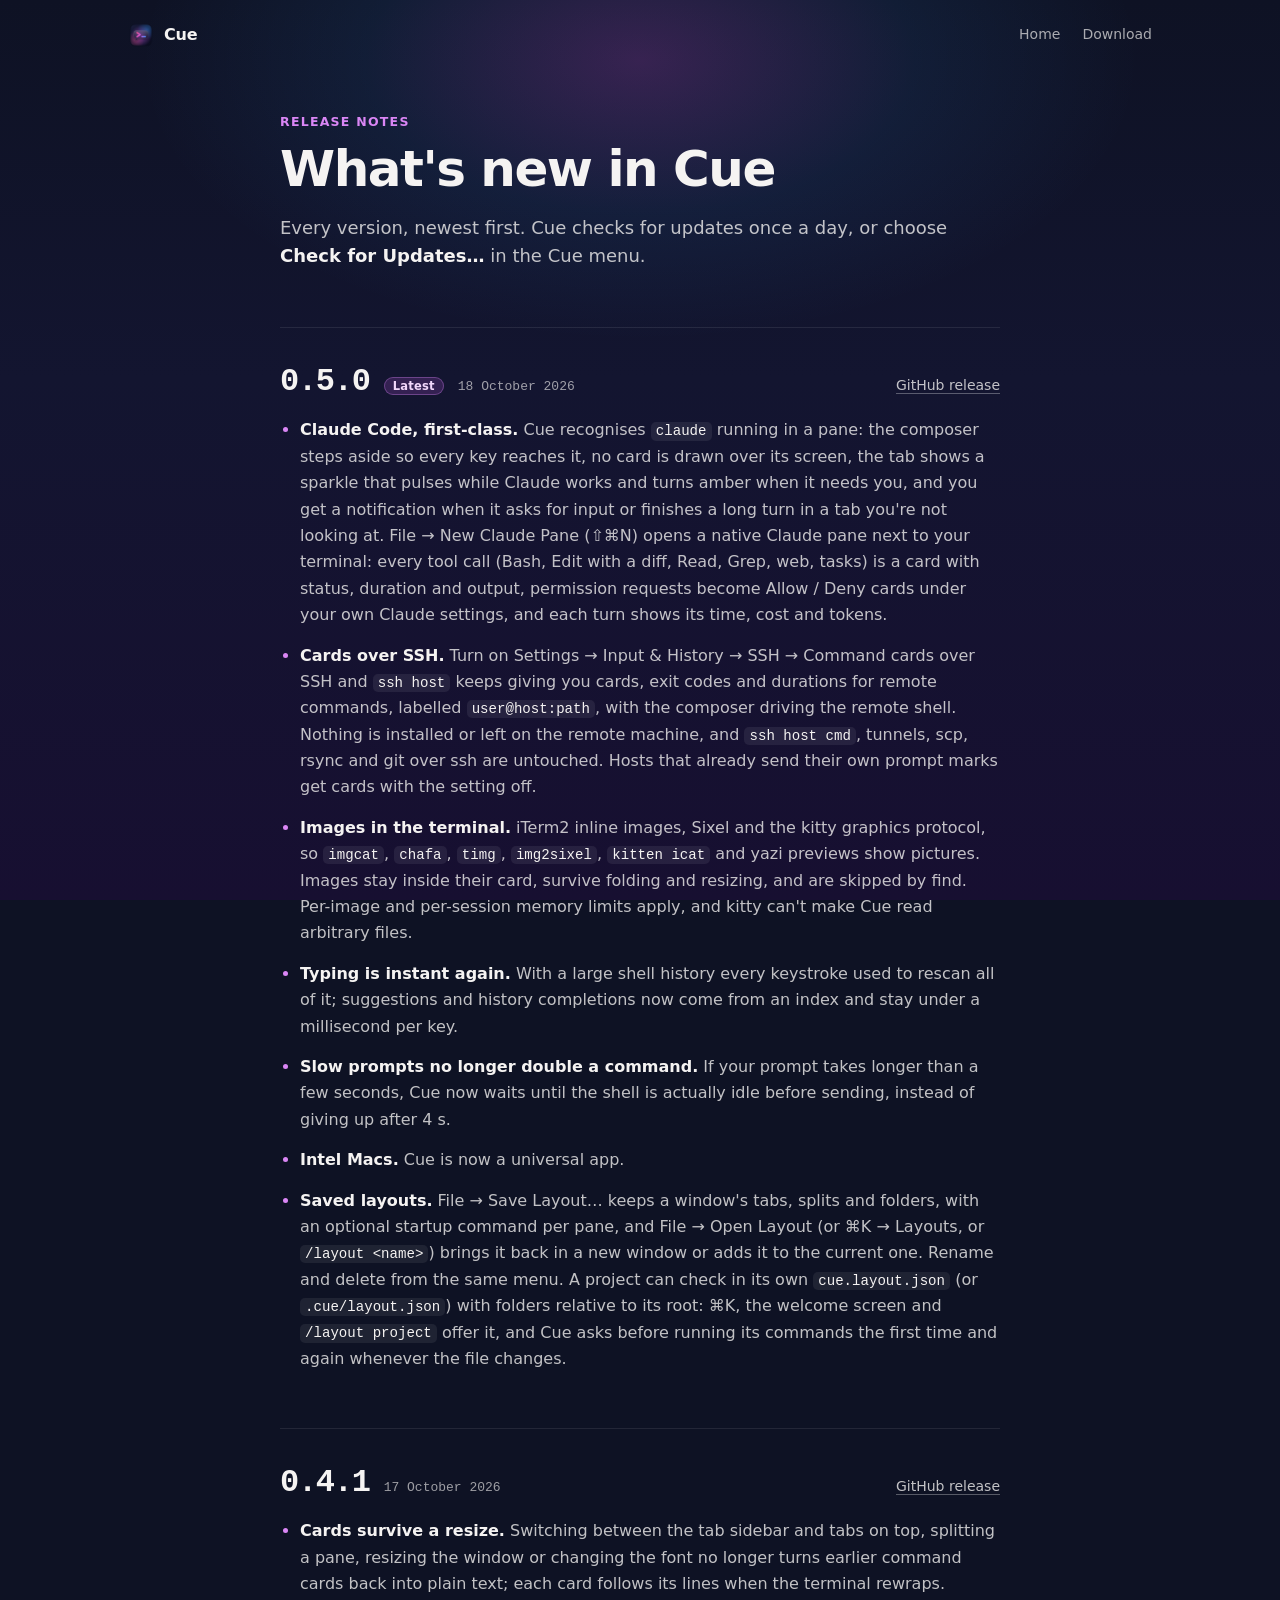
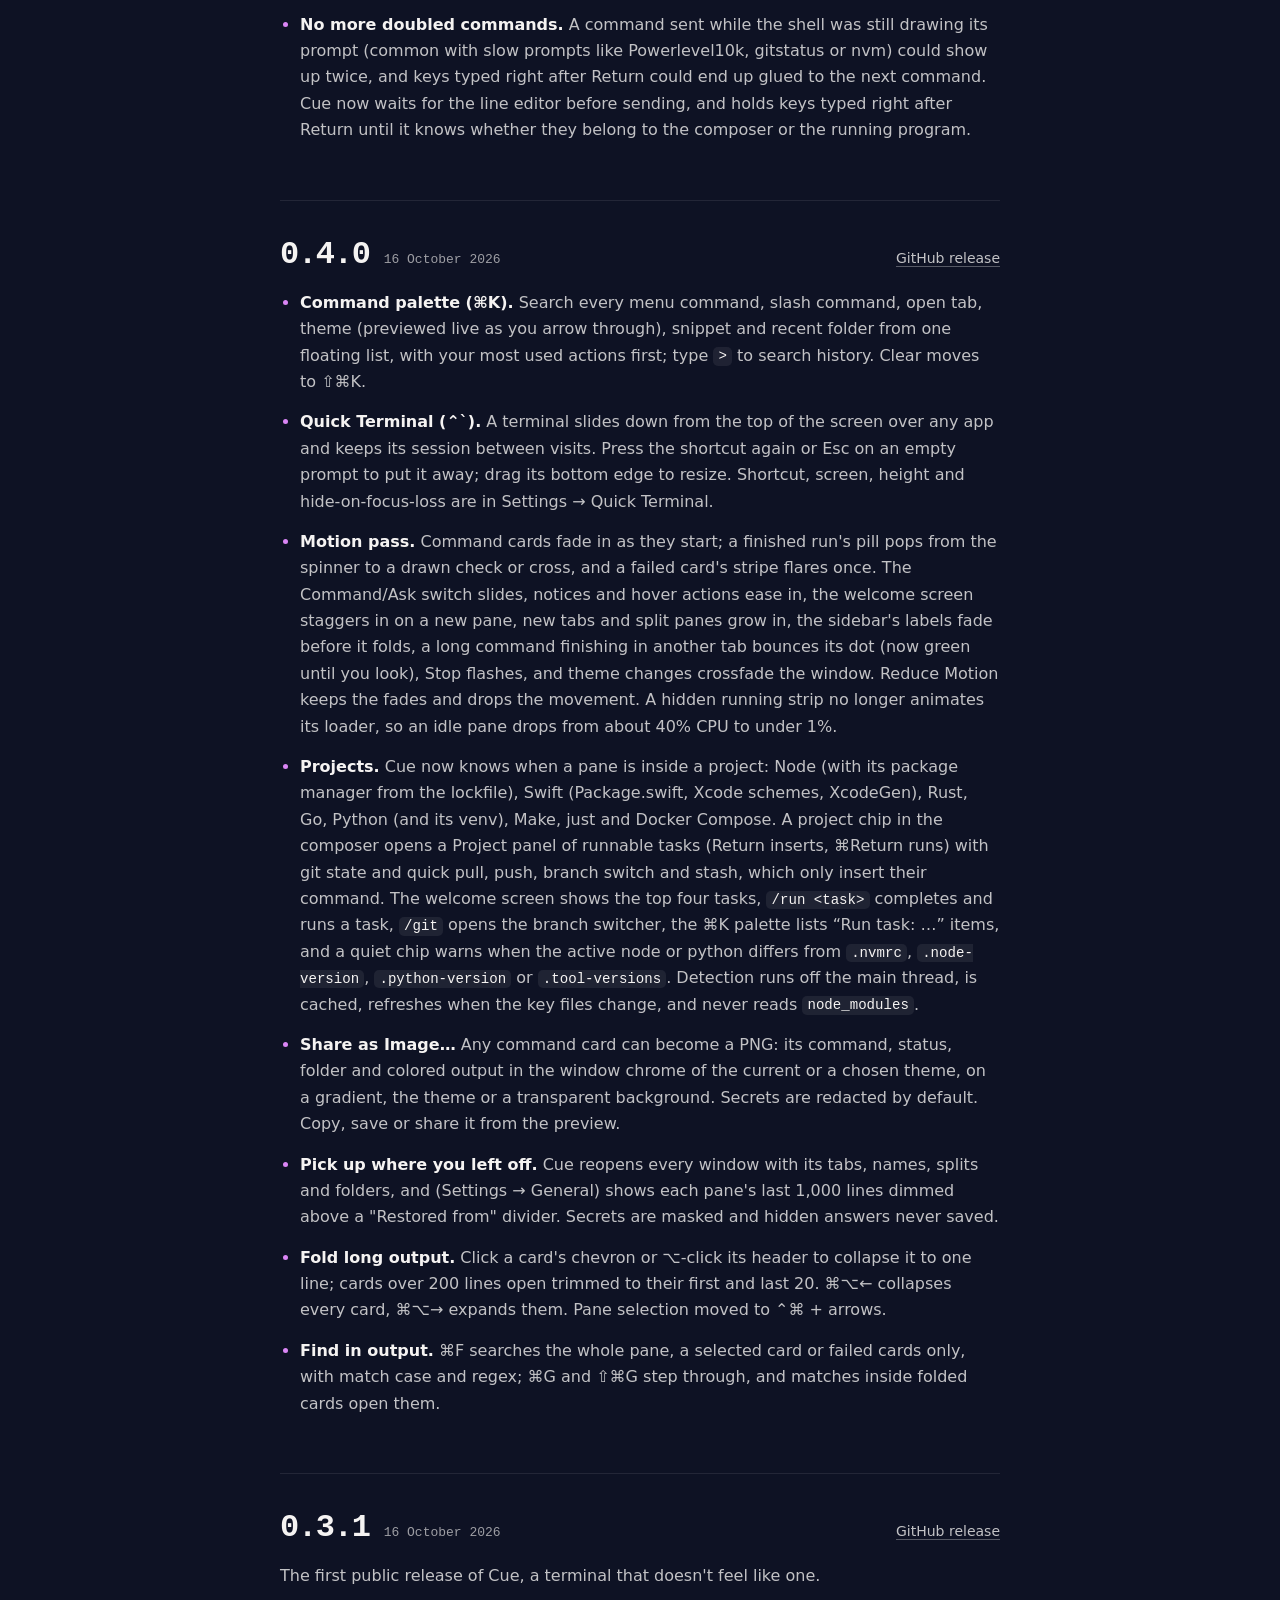
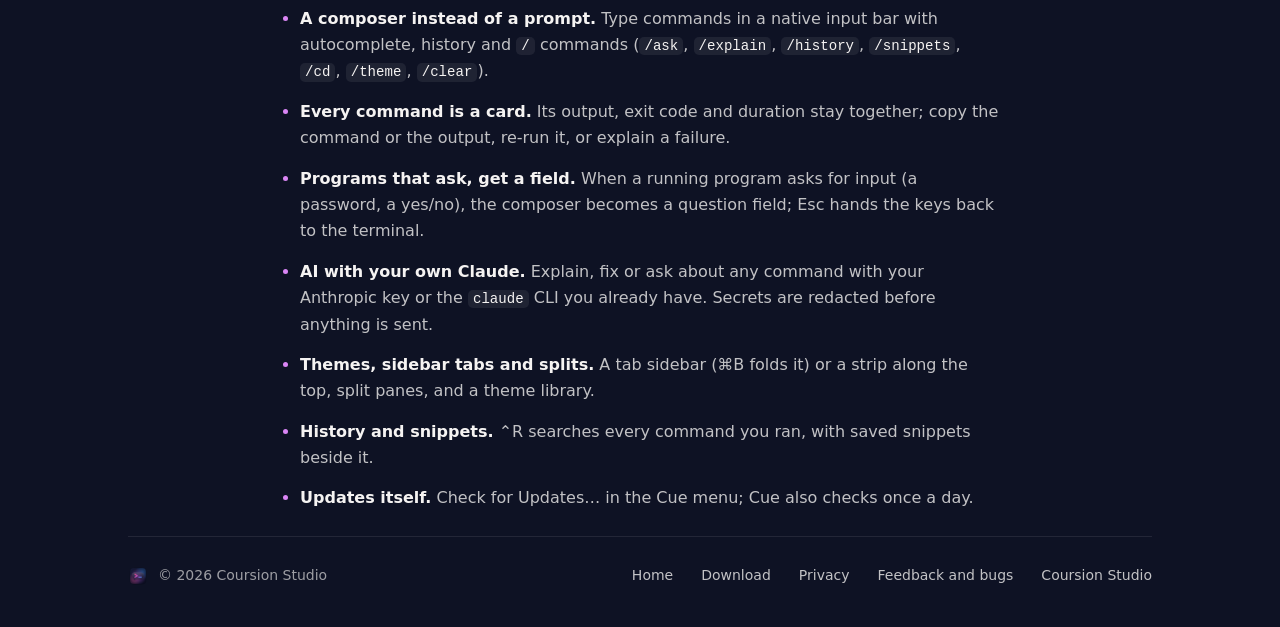
<file: releases.html>
<!doctype html>
<html lang="en">
<head>
  <meta charset="utf-8" />
  <meta name="viewport" content="width=device-width, initial-scale=1" />
  <title>Release notes — Cue</title>
  <meta name="description" content="What changed in each version of Cue, the native macOS terminal. Latest: 0.5.0." />
  <link rel="canonical" href="https://cue.coursion.studio/releases.html" />
  <link rel="icon" type="image/png" href="favicon.png" />
  <link rel="apple-touch-icon" href="apple-touch-icon.png" />
  <link rel="stylesheet" href="stage.css?v=1d5ceac846" />
  <link rel="stylesheet" href="cue.css?v=6fbf743c2b" />
  <meta property="og:type" content="website" />
  <meta property="og:site_name" content="Cue" />
  <meta property="og:url" content="https://cue.coursion.studio/releases.html" />
  <meta property="og:title" content="Release notes — Cue" />
  <meta property="og:description" content="What changed in each version of Cue. Latest: 0.5.0." />
  <meta property="og:image" content="https://cue.coursion.studio/og.jpg?v=ec727f9900" />
  <meta name="twitter:card" content="summary_large_image" />
  <meta name="theme-color" content="#0E1224" />
</head>
<body class="legal-page">
  <div class="legal-glow" aria-hidden="true"></div>
  <div class="container">
    <nav class="top">
      <a class="brand" href="./"><img src="icon.png" alt="" width="26" height="26" /><span>Cue</span></a>
      <div class="links">
        <a href="./">Home</a>
        <a class="keep" href="./#download">Download</a>
      </div>
    </nav>

    <main class="legal notes">
      <p class="eyebrow">Release notes</p>
      <h1>What's new in Cue</h1>
      <p class="lede">Every version, newest first. Cue checks for updates once a day, or choose <b>Check for Updates…</b> in the Cue menu.</p>

      <article class="release" id="v0.5.0" aria-labelledby="v0.5.0-title">
        <header class="release-head">
          <h2 id="v0.5.0-title"><a href="#v0.5.0">0.5.0</a></h2>
          <span class="release-latest">Latest</span><time datetime="2026-10-18">18 October 2026</time>
          <a class="release-link" href="https://github.com/Coursion-Studio/cue/releases/tag/v0.5.0">GitHub release</a>
        </header>
        <ul>
        <li><strong>Claude Code, first-class.</strong> Cue recognises <code>claude</code> running in a pane: the composer steps aside so every key reaches it, no card is drawn over its screen, the tab shows a sparkle that pulses while Claude works and turns amber when it needs you, and you get a notification when it asks for input or finishes a long turn in a tab you&#x27;re not looking at. File → New Claude Pane (⇧⌘N) opens a native Claude pane next to your terminal: every tool call (Bash, Edit with a diff, Read, Grep, web, tasks) is a card with status, duration and output, permission requests become Allow / Deny cards under your own Claude settings, and each turn shows its time, cost and tokens.</li>
        <li><strong>Cards over SSH.</strong> Turn on Settings → Input &amp; History → SSH → Command cards over SSH and <code>ssh host</code> keeps giving you cards, exit codes and durations for remote commands, labelled <code>user@host:path</code>, with the composer driving the remote shell. Nothing is installed or left on the remote machine, and <code>ssh host cmd</code>, tunnels, scp, rsync and git over ssh are untouched. Hosts that already send their own prompt marks get cards with the setting off.</li>
        <li><strong>Images in the terminal.</strong> iTerm2 inline images, Sixel and the kitty graphics protocol, so <code>imgcat</code>, <code>chafa</code>, <code>timg</code>, <code>img2sixel</code>, <code>kitten icat</code> and yazi previews show pictures. Images stay inside their card, survive folding and resizing, and are skipped by find. Per-image and per-session memory limits apply, and kitty can&#x27;t make Cue read arbitrary files.</li>
        <li><strong>Typing is instant again.</strong> With a large shell history every keystroke used to rescan all of it; suggestions and history completions now come from an index and stay under a millisecond per key.</li>
        <li><strong>Slow prompts no longer double a command.</strong> If your prompt takes longer than a few seconds, Cue now waits until the shell is actually idle before sending, instead of giving up after 4 s.</li>
        <li><strong>Intel Macs.</strong> Cue is now a universal app.</li>
        <li><strong>Saved layouts.</strong> File → Save Layout… keeps a window&#x27;s tabs, splits and folders, with an optional startup command per pane, and File → Open Layout (or ⌘K → Layouts, or <code>/layout &lt;name&gt;</code>) brings it back in a new window or adds it to the current one. Rename and delete from the same menu. A project can check in its own <code>cue.layout.json</code> (or <code>.cue/layout.json</code>) with folders relative to its root: ⌘K, the welcome screen and <code>/layout project</code> offer it, and Cue asks before running its commands the first time and again whenever the file changes.</li>
        </ul>
      </article>

      <article class="release" id="v0.4.1" aria-labelledby="v0.4.1-title">
        <header class="release-head">
          <h2 id="v0.4.1-title"><a href="#v0.4.1">0.4.1</a></h2>
          <time datetime="2026-10-17">17 October 2026</time>
          <a class="release-link" href="https://github.com/Coursion-Studio/cue/releases/tag/v0.4.1">GitHub release</a>
        </header>
        <ul>
        <li><strong>Cards survive a resize.</strong> Switching between the tab sidebar and tabs on top, splitting a pane, resizing the window or changing the font no longer turns earlier command cards back into plain text; each card follows its lines when the terminal rewraps.</li>
        <li><strong>No more doubled commands.</strong> A command sent while the shell was still drawing its prompt (common with slow prompts like Powerlevel10k, gitstatus or nvm) could show up twice, and keys typed right after Return could end up glued to the next command. Cue now waits for the line editor before sending, and holds keys typed right after Return until it knows whether they belong to the composer or the running program.</li>
        </ul>
      </article>

      <article class="release" id="v0.4.0" aria-labelledby="v0.4.0-title">
        <header class="release-head">
          <h2 id="v0.4.0-title"><a href="#v0.4.0">0.4.0</a></h2>
          <time datetime="2026-10-16">16 October 2026</time>
          <a class="release-link" href="https://github.com/Coursion-Studio/cue/releases/tag/v0.4.0">GitHub release</a>
        </header>
        <ul>
        <li><strong>Command palette (⌘K).</strong> Search every menu command, slash command, open tab, theme (previewed live as you arrow through), snippet and recent folder from one floating list, with your most used actions first; type <code>&gt;</code> to search history. Clear moves to ⇧⌘K.</li>
        <li><strong>Quick Terminal (⌃`).</strong> A terminal slides down from the top of the screen over any app and keeps its session between visits. Press the shortcut again or Esc on an empty prompt to put it away; drag its bottom edge to resize. Shortcut, screen, height and hide-on-focus-loss are in Settings → Quick Terminal.</li>
        <li><strong>Motion pass.</strong> Command cards fade in as they start; a finished run&#x27;s pill pops from the spinner to a drawn check or cross, and a failed card&#x27;s stripe flares once. The Command/Ask switch slides, notices and hover actions ease in, the welcome screen staggers in on a new pane, new tabs and split panes grow in, the sidebar&#x27;s labels fade before it folds, a long command finishing in another tab bounces its dot (now green until you look), Stop flashes, and theme changes crossfade the window. Reduce Motion keeps the fades and drops the movement. A hidden running strip no longer animates its loader, so an idle pane drops from about 40% CPU to under 1%.</li>
        <li><strong>Projects.</strong> Cue now knows when a pane is inside a project: Node (with its package manager from the lockfile), Swift (Package.swift, Xcode schemes, XcodeGen), Rust, Go, Python (and its venv), Make, just and Docker Compose. A project chip in the composer opens a Project panel of runnable tasks (Return inserts, ⌘Return runs) with git state and quick pull, push, branch switch and stash, which only insert their command. The welcome screen shows the top four tasks, <code>/run &lt;task&gt;</code> completes and runs a task, <code>/git</code> opens the branch switcher, the ⌘K palette lists “Run task: …” items, and a quiet chip warns when the active node or python differs from <code>.nvmrc</code>, <code>.node-version</code>, <code>.python-version</code> or <code>.tool-versions</code>. Detection runs off the main thread, is cached, refreshes when the key files change, and never reads <code>node_modules</code>.</li>
        <li><strong>Share as Image…</strong> Any command card can become a PNG: its command, status, folder and colored output in the window chrome of the current or a chosen theme, on a gradient, the theme or a transparent background. Secrets are redacted by default. Copy, save or share it from the preview.</li>
        <li><strong>Pick up where you left off.</strong> Cue reopens every window with its tabs, names, splits and folders, and (Settings → General) shows each pane&#x27;s last 1,000 lines dimmed above a &quot;Restored from&quot; divider. Secrets are masked and hidden answers never saved.</li>
        <li><strong>Fold long output.</strong> Click a card&#x27;s chevron or ⌥-click its header to collapse it to one line; cards over 200 lines open trimmed to their first and last 20. ⌘⌥← collapses every card, ⌘⌥→ expands them. Pane selection moved to ⌃⌘ + arrows.</li>
        <li><strong>Find in output.</strong> ⌘F searches the whole pane, a selected card or failed cards only, with match case and regex; ⌘G and ⇧⌘G step through, and matches inside folded cards open them.</li>
        </ul>
      </article>

      <article class="release" id="v0.3.1" aria-labelledby="v0.3.1-title">
        <header class="release-head">
          <h2 id="v0.3.1-title"><a href="#v0.3.1">0.3.1</a></h2>
          <time datetime="2026-10-16">16 October 2026</time>
          <a class="release-link" href="https://github.com/Coursion-Studio/cue/releases/tag/v0.3.1">GitHub release</a>
        </header>
        <p>The first public release of Cue, a terminal that doesn&#x27;t feel like one.</p>
        <ul>
        <li><strong>A composer instead of a prompt.</strong> Type commands in a native input bar with autocomplete, history and <code>/</code> commands (<code>/ask</code>, <code>/explain</code>, <code>/history</code>, <code>/snippets</code>, <code>/cd</code>, <code>/theme</code>, <code>/clear</code>).</li>
        <li><strong>Every command is a card.</strong> Its output, exit code and duration stay together; copy the command or the output, re-run it, or explain a failure.</li>
        <li><strong>Programs that ask, get a field.</strong> When a running program asks for input (a password, a yes/no), the composer becomes a question field; Esc hands the keys back to the terminal.</li>
        <li><strong>AI with your own Claude.</strong> Explain, fix or ask about any command with your Anthropic key or the <code>claude</code> CLI you already have. Secrets are redacted before anything is sent.</li>
        <li><strong>Themes, sidebar tabs and splits.</strong> A tab sidebar (⌘B folds it) or a strip along the top, split panes, and a theme library.</li>
        <li><strong>History and snippets.</strong> ⌃R searches every command you ran, with saved snippets beside it.</li>
        <li><strong>Updates itself.</strong> Check for Updates… in the Cue menu; Cue also checks once a day.</li>
        </ul>
      </article>
    </main>

    <footer class="foot">
      <div class="foot-row">
        <p class="foot-brand"><img src="icon.png" alt="" width="20" height="20" /><span>© 2026 Coursion Studio</span></p>
        <nav class="foot-links" aria-label="Footer">
          <a href="./">Home</a>
          <a href="./#download">Download</a>
          <a href="privacy.html">Privacy</a>
          <a href="https://github.com/Coursion-Studio/cue/issues/new/choose">Feedback and bugs</a>
          <a href="https://coursion.studio">Coursion Studio</a>
        </nav>
      </div>
    </footer>
  </div>
</body>
</html>
</file>
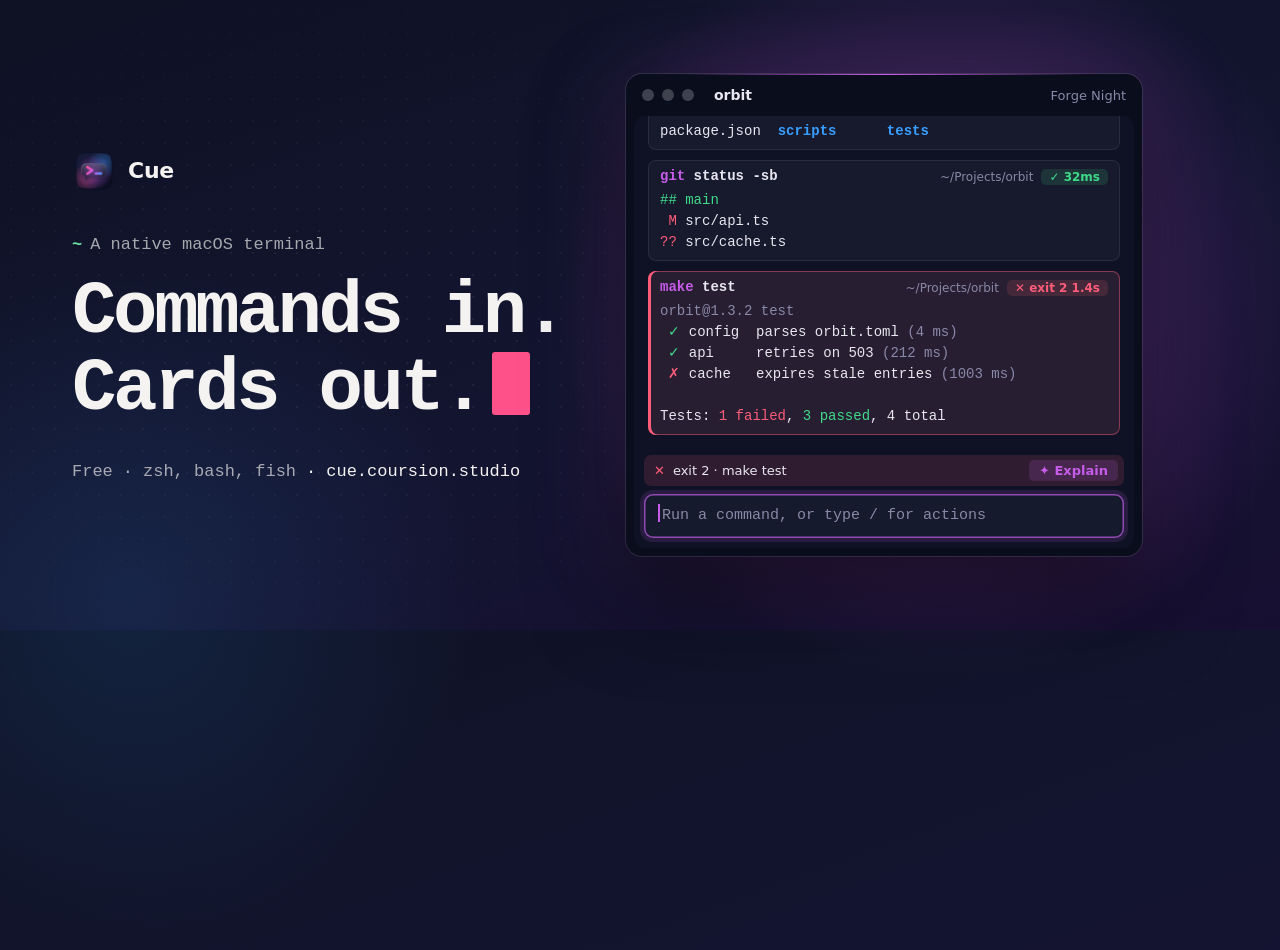
<file: og/og.html>
<!doctype html>
<html lang="en">
<head>
<meta charset="utf-8" />
<title>Cue social preview</title>
<style>
  :root {
    --sans: -apple-system, BlinkMacSystemFont, "SF Pro Display", "SF Pro Text", "Inter", system-ui, sans-serif;
    --mono: ui-monospace, SFMono-Regular, "SF Mono", Menlo, monospace;
    --fg: #F5F3F2;
    --dim: rgb(245 243 242 / 0.66);
    --t-bg: #0E1224;
    --t-fg: #E8E6F0;
    --t-dim: #8A88A8;
    --t-card: rgb(255 255 255 / 0.035);
    --t-line: rgb(255 255 255 / 0.08);
    --t-red: #FF5C7A;
    --t-green: #3FD98A;
    --t-yellow: #F7B13C;
    --t-blue: #389EFF;
    --t-accent: #C75CEB;
    --t-chrome: #0A0D1C;
  }
  * { box-sizing: border-box; }
  html, body { margin: 0; }
  body {
    position: relative;
    width: 1200px;
    height: 630px;
    overflow: hidden;
    font: 16px/1.5 var(--sans);
    color: var(--fg);
    background: linear-gradient(160deg, #0E1224 0, #131530 55%, #170F31 100%);
    -webkit-font-smoothing: antialiased;
  }
  .glow { position: absolute; border-radius: 50%; pointer-events: none; }
  .glow.a { right: -120px; top: -80px; width: 760px; height: 760px; background: radial-gradient(closest-side, rgb(199 92 235 / 0.30), transparent); }
  .glow.b { left: -220px; bottom: -320px; width: 700px; height: 700px; background: radial-gradient(closest-side, rgb(56 158 255 / 0.12), transparent); }
  .grid {
    position: absolute;
    inset: 0;
    background-image: radial-gradient(rgb(255 255 255 / 0.06) 1px, transparent 1.2px);
    background-size: 22px 22px;
    mask-image: radial-gradient(ellipse 70% 80% at 30% 50%, #000 20%, transparent 75%);
  }
  .copy { position: absolute; left: 72px; top: 0; bottom: 0; width: 520px; display: flex; flex-direction: column; justify-content: center; }
  .brand { display: flex; align-items: center; gap: 12px; margin-bottom: 40px; font: 600 22px var(--sans); letter-spacing: -0.01em; }
  .brand img { width: 44px; height: 44px; border-radius: 10px; }
  .eyebrow { margin: 0 0 18px; font: 500 17px/1.4 var(--mono); color: var(--dim); }
  .eyebrow b { color: #6BE6A6; font-weight: 700; margin-right: 8px; }
  h1 { margin: 0; font: 700 74px/1.04 var(--mono); letter-spacing: -0.045em; }
  .cursor { display: inline-block; width: 0.52em; height: 0.86em; margin-left: 0.12em; vertical-align: -0.08em; border-radius: 3px; background: #FF5189; }
  .meta { margin: 34px 0 0; font: 17px var(--mono); color: var(--dim); }
  .meta span + span::before { content: "·"; margin: 0 10px; }
  .meta .url { color: var(--fg); }

  .term {
    position: absolute;
    left: 626px;
    top: 74px;
    width: 516px;
    height: 482px;
    display: flex;
    flex-direction: column;
    border-radius: 16px;
    overflow: hidden;
    background: var(--t-chrome);
    color: var(--t-fg);
    box-shadow: 0 0 0 1px rgb(255 255 255 / 0.1), 0 40px 90px rgb(0 0 0 / 0.55), 0 0 100px rgb(199 92 235 / 0.2);
  }
  .term::before { content: ""; position: absolute; top: 0; left: 10%; right: 10%; height: 1px; background: linear-gradient(90deg, transparent, var(--t-accent), transparent); }
  .bar { flex: none; display: flex; align-items: center; gap: 8px; height: 42px; padding: 0 16px; font: 600 14px var(--sans); }
  .bar i { width: 12px; height: 12px; border-radius: 50%; background: rgb(128 128 140 / 0.45); }
  .bar b { margin-left: 12px; font-weight: 600; }
  .bar em { margin-left: auto; font-style: normal; font-weight: 500; font-size: 13px; color: var(--t-dim); }
  .cards { flex: 1; display: flex; flex-direction: column; justify-content: flex-end; gap: 10px; margin: 0 8px; padding: 14px 14px 10px; border-radius: 11px 11px 0 0; background: var(--t-bg); overflow: hidden; }
  .card { flex: none; border-radius: 8px; background: var(--t-card); box-shadow: inset 0 0 0 1px var(--t-line); font: 14px/1.5 var(--mono); }
  .card.fail { background: color-mix(in srgb, var(--t-red) 7%, var(--t-card)); box-shadow: inset 0 0 0 1px color-mix(in srgb, var(--t-red) 45%, transparent), inset 3px 0 0 var(--t-red); }
  .head { display: flex; align-items: center; gap: 10px; padding: 6px 12px 3px; }
  .cmd { font-weight: 700; color: var(--t-accent); }
  .cmd span { color: var(--t-fg); font-weight: 600; }
  .m { margin-left: auto; display: inline-flex; align-items: center; gap: 8px; font: 12px var(--sans); color: var(--t-dim); }
  .pill { padding: 1px 8px; border-radius: 5px; font-weight: 600; }
  .ok { color: var(--t-green); background: color-mix(in srgb, var(--t-green) 14%, transparent); }
  .bad { color: var(--t-red); background: color-mix(in srgb, var(--t-red) 14%, transparent); }
  pre { margin: 0; padding: 0 12px 8px; font: inherit; white-space: pre; }
  .r { color: var(--t-red); } .g { color: var(--t-green); } .y { color: var(--t-yellow); } .b { color: var(--t-blue); font-weight: 600; } .d { color: var(--t-dim); }
  .cmp { flex: none; margin: 0 8px 8px; padding: 10px; border-radius: 0 0 11px 11px; background: var(--t-bg); }
  .fail-bar { display: flex; align-items: center; gap: 8px; margin-bottom: 8px; padding: 5px 6px 5px 10px; border-radius: 7px; font: 13px var(--sans); background: color-mix(in srgb, var(--t-red) 14%, transparent); }
  .fail-bar .x { color: var(--t-red); }
  .explain { margin-left: auto; padding: 3px 10px; border-radius: 5px; font-weight: 600; color: var(--t-accent); background: color-mix(in srgb, var(--t-accent) 16%, transparent); }
  .field { height: 44px; padding: 0 14px; border-radius: 9px; font: 15px/44px var(--mono); color: var(--t-fg); box-shadow: inset 0 0 0 1.5px color-mix(in srgb, var(--t-accent) 70%, transparent), 0 0 0 4px color-mix(in srgb, var(--t-accent) 14%, transparent); background: color-mix(in srgb, var(--t-fg) 4%, transparent); }
  .field .ph { color: var(--t-dim); }
  .field .caret { display: inline-block; width: 2px; height: 18px; margin-right: 2px; vertical-align: -3px; background: var(--t-accent); }
</style>
</head>
<body>
  <div class="glow a"></div>
  <div class="glow b"></div>
  <div class="grid"></div>

  <div class="copy">
    <div class="brand"><img src="../icon.png" alt="" /><span>Cue</span></div>
    <p class="eyebrow"><b>~</b>A native macOS terminal</p>
    <h1>Commands in.<br />Cards out.<span class="cursor"></span></h1>
    <p class="meta"><span>Free</span><span>zsh, bash, fish</span><span class="url">cue.coursion.studio</span></p>
  </div>

  <div class="term">
    <div class="bar"><i></i><i></i><i></i><b>orbit</b><em>Forge Night</em></div>
    <div class="cards">
      <div class="card">
        <div class="head"><span class="cmd">ls</span><span class="m">~/Projects/orbit<span class="pill ok">✓ 25ms</span></span></div>
        <pre>Makefile      README.md    <span class="b">src</span>
package.json  <span class="b">scripts</span>      <span class="b">tests</span></pre>
      </div>
      <div class="card">
        <div class="head"><span class="cmd">git <span>status -sb</span></span><span class="m">~/Projects/orbit<span class="pill ok">✓ 32ms</span></span></div>
        <pre><span class="g">## main</span>
 <span class="r">M</span> src/api.ts
<span class="r">??</span> src/cache.ts</pre>
      </div>
      <div class="card fail">
        <div class="head"><span class="cmd">make <span>test</span></span><span class="m">~/Projects/orbit<span class="pill bad">✕ exit 2 1.4s</span></span></div>
        <pre><span class="d">orbit@1.3.2 test</span>
 <span class="g">✓</span> config  parses orbit.toml <span class="d">(4 ms)</span>
 <span class="g">✓</span> api     retries on 503 <span class="d">(212 ms)</span>
 <span class="r">✗</span> cache   expires stale entries <span class="d">(1003 ms)</span>

Tests: <span class="r">1 failed</span>, <span class="g">3 passed</span>, 4 total</pre>
      </div>
    </div>
    <div class="cmp">
      <div class="fail-bar"><span class="x">✕</span><span>exit 2 · make test</span><span class="explain">✦ Explain</span></div>
      <div class="field"><span class="caret"></span><span class="ph">Run a command, or type / for actions</span></div>
    </div>
  </div>
</body>
</html>
</file>
<file: stage.css>
@property --pal-accent { syntax: "<color>"; inherits: true; initial-value: #9D4EDD; }
@property --pal-second { syntax: "<color>"; inherits: true; initial-value: #4B0082; }

:root {
  --pal-base: #07050F;
  --pal-accent: #9D4EDD;
  --pal-second: #4B0082;
  --pal-s1: rgb(157 78 221 / 0.28);
  --pal-s2: rgb(75 0 130 / 0.16);
  --pal-s3: rgb(6 4 15 / 0.65);
  --pal-text: #FFFFFF;
  --pal-text2: #C9C9D8;
  --pal-text3: rgb(255 255 255 / 0.58);
  --pal-chip: rgb(255 255 255 / 0.08);
  --pal-rule: rgb(255 255 255 / 0.06);
  --pal-border: rgb(255 255 255 / 0.12);
  --on-accent: #FFFFFF;

  --page: #0E0C14;
  --accent-text: color-mix(in oklab, var(--pal-accent) 66%, white);
  --text-primary: #F5F3F2;
  --text-secondary: rgb(245 243 242 / 0.68);
  --text-tertiary: rgb(245 243 242 / 0.5);
  --rule: rgb(245 243 242 / 0.09);
  --success: #2ECC71;
  --warning: #F39C12;

  --sans: -apple-system, BlinkMacSystemFont, "SF Pro Display", "SF Pro Text", "Inter", system-ui, sans-serif;
  --mono: ui-monospace, SFMono-Regular, "SF Mono", Menlo, monospace;
  --rounded: ui-rounded, "SF Pro Rounded", -apple-system, BlinkMacSystemFont, system-ui, sans-serif;
  --radius-btn: 8px;

  --spring: linear(0, 0.0202, 0.0705, 0.14, 0.2204, 0.3054, 0.3905, 0.4724, 0.5492, 0.6196, 0.6828, 0.7387, 0.7874, 0.8293, 0.8639, 0.8939, 0.9188, 0.9393, 0.9558, 0.969, 0.9793, 0.9873, 0.9934, 0.9979, 1.0011, 1.0033, 1.0047, 1.0055, 1.0059, 1.0059, 1.0058, 1.0054, 1.005, 1.0045, 1.004, 1.0035, 1.003, 1.0025, 1.0021, 1.0018, 1);
  --spring-t: 0.6s;
  --spring-key: linear(0, 0.0869, 0.2654, 0.4735, 0.6576, 0.8056, 0.9156, 0.9845, 1.0244, 1.0414, 1.0444, 1.0394, 1.031, 1.0221, 1.0139, 1.0076, 1.003, 1.0003, 0.9987, 0.9981, 0.998, 0.9983, 0.9987, 0.9991, 1);
  --spring-snappy: linear(0, 0.0378, 0.1255, 0.2372, 0.3559, 0.4707, 0.5755, 0.6671, 0.7447, 0.8085, 0.8598, 0.8989, 0.9301, 0.9537, 0.9709, 0.9833, 0.9918, 0.9975, 1.0011, 1.0032, 1.0042, 1.0046, 1.0045, 1.0041, 1.0036, 1.0031, 1.0025, 1.0021, 1.0016, 1.0012, 1);
  --ease-out: cubic-bezier(0.23, 1, 0.32, 1);

  transition: --pal-accent 0.45s ease, --pal-second 0.45s ease;
}


* { box-sizing: border-box; }
html, body { margin: 0; padding: 0; overflow-x: hidden; }
body {
  background: var(--page);
  color: var(--text-primary);
  font: 16px/1.55 var(--sans);
  -webkit-font-smoothing: antialiased;
  -moz-osx-font-smoothing: grayscale;
}
::selection { background: color-mix(in srgb, var(--pal-accent) 38%, transparent); color: #fff; }
:focus-visible { outline: 2px solid var(--pal-accent); outline-offset: 3px; }
.container { max-width: 1080px; margin: 0 auto; padding: 0 28px; }
.skip { position: absolute; left: -999px; top: 8px; z-index: 50; padding: 8px 14px; border-radius: 8px; background: var(--pal-accent); color: var(--on-accent); }
.skip:focus { left: 12px; }
.combo { white-space: nowrap; }
:is(p, h3, li) kbd:not([class]) {
  display: inline-block;
  min-width: 1.6em;
  padding: 0 0.42em;
  margin: 0 0.08em;
  font: 600 0.76em/1.65 var(--rounded);
  text-align: center;
  color: var(--text-primary);
  background: rgb(255 255 255 / 0.07);
  border: 1px solid rgb(255 255 255 / 0.14);
  border-radius: 0.42em;
  box-shadow: 0 1px 0 rgb(0 0 0 / 0.35);
  vertical-align: 0.06em;
}

nav.top { position: relative; z-index: 2; display: flex; align-items: center; justify-content: space-between; padding: 22px 0 8px; }
nav.top .brand { display: flex; align-items: center; gap: 10px; font-weight: 600; letter-spacing: -0.01em; color: inherit; text-decoration: none; }
nav.top .brand img { width: 26px; height: 26px; border-radius: 6px; }
nav.top .links { display: flex; align-items: center; gap: 22px; }
nav.top .links a { color: var(--text-secondary); text-decoration: none; font-size: 14px; font-weight: 500; transition: color 0.15s; }
nav.top .links a:hover { color: var(--text-primary); }

.btn {
  display: inline-flex;
  align-items: center;
  gap: 10px;
  height: 48px;
  padding: 0 22px;
  border-radius: var(--radius-btn);
  font: 600 14px var(--sans);
  text-decoration: none;
  color: #fff;
  border: 1px solid rgb(255 255 255 / 0.22);
  cursor: pointer;
  transition: transform 0.12s ease, box-shadow 0.15s ease, background 0.15s ease;
}
.btn.primary { background: var(--pal-accent); color: var(--on-accent); border-color: rgb(0 0 0 / 0.2); box-shadow: 0 1px 0 rgb(255 255 255 / 0.22) inset; }
.btn.primary:hover { transform: translateY(-1px); box-shadow: 0 1px 0 rgb(255 255 255 / 0.22) inset, 0 6px 18px color-mix(in srgb, var(--pal-accent) 35%, transparent); }
.btn.primary:active { transform: scale(0.98); }
.btn.outline { background: rgb(255 255 255 / 0.05); border-color: rgb(255 255 255 / 0.12); color: rgb(255 255 255 / 0.9); }
.btn.outline:hover { background: rgb(255 255 255 / 0.09); }
.cta-row { display: flex; flex-wrap: wrap; gap: 10px; }
.req-note { color: var(--text-tertiary); font-size: 13px; margin: 20px 0 0; }


.js .reveal .rise { opacity: 0; transform: translateY(14px); }
.js .reveal.in .rise,
.reveal-all .reveal .rise {
  opacity: 1;
  transform: none;
  transition: opacity 0.45s var(--ease-out) var(--d, 0s), transform var(--spring-t) var(--spring) var(--d, 0s);
}


.stage-hero { position: relative; isolation: isolate; overflow: hidden; padding-bottom: 84px; }
.mesh {
  position: absolute;
  inset: 0 0 -10% 0;
  z-index: -1;
  pointer-events: none;
  -webkit-mask-image: linear-gradient(#000 0, #000 55%, transparent 100%);
  mask-image: linear-gradient(#000 0, #000 55%, transparent 100%);
}
.mesh i { position: absolute; border-radius: 50%; will-change: transform; animation: drift 26s ease-in-out infinite alternate; }
.mesh .m1 { left: 18%; top: -6%; width: 64%; height: 78%; opacity: 0.75; background: radial-gradient(closest-side, color-mix(in srgb, var(--pal-accent) 78%, var(--page)), transparent); }
.mesh .m2 { left: 28%; top: -34%; width: 44%; height: 60%; animation-duration: 31s; animation-delay: -9s; background: radial-gradient(closest-side, color-mix(in srgb, var(--pal-accent) 60%, var(--page)), transparent); }
.mesh .m3 { left: -14%; top: 14%; width: 46%; height: 64%; opacity: 0.9; animation-duration: 37s; animation-delay: -4s; background: radial-gradient(closest-side, color-mix(in srgb, var(--pal-second) 70%, var(--page)), transparent); }
.mesh .m4 { right: -12%; top: 18%; width: 44%; height: 58%; opacity: 0.85; animation-duration: 29s; animation-delay: -15s; background: radial-gradient(closest-side, color-mix(in srgb, var(--pal-accent) 45%, var(--page)), transparent); }
.mesh::after {
  content: "";
  position: absolute;
  inset: 0;
  background-image: radial-gradient(circle, rgb(255 255 255 / 0.07) 0.7px, transparent 1.1px);
  background-size: 18px 18px;
  background-position: 9px 9px;
}
@keyframes drift {
  0% { transform: translate3d(0, 0, 0) scale(1); }
  50% { transform: translate3d(6%, 5%, 0) scale(1.08); }
  100% { transform: translate3d(-5%, -3%, 0) scale(0.96); }
}
[data-live]:not(.live) :is(.mesh i, .shimmer) { animation-play-state: paused; }

.fan { --k: 1.22; --cy: 128px; position: relative; height: 350px; margin: 26px auto 0; perspective: 900px; }
.fan::before {
  content: "";
  position: absolute;
  left: 50%;
  top: var(--cy);
  width: 420px;
  height: 420px;
  margin: -210px 0 0 -210px;
  border-radius: 50%;
  z-index: 1;
  background: radial-gradient(closest-side, color-mix(in srgb, var(--pal-accent) 52%, transparent), color-mix(in srgb, var(--pal-accent) 22%, transparent) 45%, transparent);
}
.fan-icon {
  position: absolute;
  left: 50%;
  top: var(--cy);
  z-index: 2;
  width: 160px;
  height: 160px;
  margin: -80px 0 0 -80px;
  border-radius: 36px;
  filter: drop-shadow(0 12px 22px rgb(0 0 0 / 0.45));
}
.fan-item {
  --at: translate(calc(var(--x, 0) * var(--k) * 1px - 50%), calc(var(--y, 0) * var(--ky, var(--k)) * 1px - 28px)) rotate(var(--r, 0deg));
  position: absolute;
  left: 50%;
  top: var(--cy);
  z-index: 3;
  display: flex;
  flex-direction: column;
  align-items: center;
  gap: 9px;
  transform: var(--at);
}
.fan-item b { font-size: 13px; font-weight: 500; color: var(--text-secondary); white-space: nowrap; transition: color 0.15s ease; }
.js .stage-hero .fan-icon { opacity: 0; transform: scale(0.7) rotateX(-18deg); }
.js .stage-hero .fan-item { opacity: 0; transform: translate(-50%, -18px) scale(0.35); }
.js .stage-hero.in .fan-icon,
.reveal-all .stage-hero .fan-icon { opacity: 1; transform: none; transition: opacity 0.3s var(--ease-out), transform var(--spring-t) var(--spring); }
.js .stage-hero.in .fan-item,
.reveal-all .stage-hero .fan-item {
  opacity: 1;
  transform: var(--at);
  transition: opacity 0.3s var(--ease-out) calc(0.18s + var(--i, 0) * 0.045s), transform var(--spring-t) var(--spring) calc(0.18s + var(--i, 0) * 0.045s);
}

.hero-copy { position: relative; max-width: 920px; margin: 6px auto 0; text-align: center; }
.hero-copy h1 { margin: 0 0 18px; font-size: clamp(36px, 5.1vw, 62px); font-weight: 650; letter-spacing: -0.032em; line-height: 1.04; text-wrap: balance; }
.hero-copy .sub { max-width: 600px; margin: 0 auto 30px; font-size: 18px; line-height: 1.55; color: var(--text-secondary); text-wrap: pretty; }
.hero-copy .cta-row, .cta-row.center { justify-content: center; }


.tile {
  position: relative;
  display: grid;
  place-items: center;
  width: 56px;
  height: 56px;
  border-radius: 15px;
  color: var(--pal-accent);
  background: linear-gradient(rgb(255 255 255 / 0.07), rgb(255 255 255 / 0.07)), rgb(22 20 24 / 0.88);
  box-shadow: inset 0 1px 0 rgb(255 255 255 / 0.16), inset 0 0 0 1px rgb(255 255 255 / 0.07), 0 9px 18px rgb(0 0 0 / 0.4);
  transition: transform 0.38s var(--spring-key);
}
.tile::after { content: ""; position: absolute; inset: 0; border-radius: inherit; pointer-events: none; background: linear-gradient(rgb(255 255 255 / 0.1), rgb(255 255 255 / 0.02) 30%, transparent 55%); }
.tile :is(img, svg) { width: 62%; height: 62%; object-fit: contain; }
@media (hover: hover) and (pointer: fine) {
  .fan-item:hover .tile { transform: scale(1.08); }
  .fan-item:hover b { color: var(--text-primary); }
}

.feature-grid { list-style: none; margin: 0; padding: 0; display: grid; grid-template-columns: repeat(var(--cols, 3), minmax(0, 1fr)); gap: 14px; }
.feature-card {
  display: flex;
  gap: 16px;
  padding: 20px 20px 22px;
  border-radius: 18px;
  background: linear-gradient(180deg, rgb(255 255 255 / 0.05), rgb(255 255 255 / 0.015));
  border: 1px solid color-mix(in srgb, var(--pal-accent) 24%, rgb(255 255 255 / 0.06));
}
.feature-card .tile { flex: none; width: 52px; height: 52px; border-radius: 14px; }
.feature-card h3 { display: flex; flex-wrap: wrap; align-items: center; gap: 4px 10px; margin: 2px 0 6px; font-size: 18px; font-weight: 650; letter-spacing: -0.01em; }
.feature-card p { margin: 0; font-size: 14.5px; line-height: 1.5; color: var(--text-secondary); }
.tier { padding: 2px 8px; border-radius: 999px; font-size: 11px; font-weight: 650; letter-spacing: 0.06em; text-transform: uppercase; white-space: nowrap; }
.tier-free { color: #4BDB8A; background: rgb(46 204 113 / 0.13); }
.tier-mixed { color: var(--accent-text); background: color-mix(in srgb, var(--pal-accent) 16%, transparent); }
.tier-paid { color: var(--text-secondary); background: rgb(255 255 255 / 0.08); }


.sec { position: relative; isolation: isolate; padding: 104px 0; }
.sec + .sec { border-top: 1px solid rgb(255 255 255 / 0.05); }
.sec .glow {
  position: absolute;
  left: 50%;
  top: 6%;
  z-index: -1;
  width: min(900px, 120vw);
  height: 420px;
  margin-left: max(-450px, -60vw);
  border-radius: 50%;
  pointer-events: none;
  background: radial-gradient(closest-side, color-mix(in srgb, var(--pal-accent) 22%, transparent), transparent);
}
.sec-head h2, .split-copy h2 { margin: 0 0 14px; font-size: clamp(30px, 3.7vw, 46px); font-weight: 650; letter-spacing: -0.03em; line-height: 1.06; text-wrap: balance; }
.sec-head p, .split-copy p { max-width: 600px; margin: 0; font-size: 17.5px; line-height: 1.6; color: var(--text-secondary); text-wrap: pretty; }
.sec-head.center { max-width: 680px; margin: 44px auto 0; text-align: center; }
.sec-head.center p { margin: 0 auto; }
.sec-head:not(.center) { margin-bottom: 40px; }
.split-copy .aside { margin-top: 18px; font-size: 15px; color: var(--text-tertiary); }
.split { display: grid; grid-template-columns: minmax(0, 0.74fr) minmax(0, 1.26fr); gap: 56px; align-items: center; }
.split.reverse { grid-template-columns: minmax(0, 1.26fr) minmax(0, 0.74fr); }
.split.reverse .split-copy { order: 2; }
.split-stage { min-width: 0; display: flex; flex-direction: column; align-items: center; }
.sec-split .glow { left: 62%; top: 14%; }
.sec-split:has(.reverse) .glow { left: 38%; }


.kb-stage { display: flex; justify-content: center; padding-top: 6px; perspective: 1500px; }
.kb {
  --u: 46px;
  position: relative;
  width: calc(14.5 * var(--u) + 28px);
  padding: 14px;
  border-radius: 22px;
  background: linear-gradient(#211e25, #121015);
  box-shadow: inset 0 1px 0 rgb(255 255 255 / 0.12), inset 0 0 0 1px rgb(255 255 255 / 0.06), 0 34px 60px rgb(0 0 0 / 0.55), 0 0 70px color-mix(in srgb, var(--pal-accent) 16%, transparent);
  transform: rotateX(24deg);
  transform-origin: 50% 100%;
}
.kb::after {
  content: "";
  position: absolute;
  inset: 0;
  border-radius: inherit;
  pointer-events: none;
  opacity: 0;
  box-shadow: inset 0 0 0 1.5px color-mix(in srgb, var(--pal-accent) 75%, transparent), 0 0 60px color-mix(in srgb, var(--pal-accent) 40%, transparent);
  transition: opacity 0.25s ease;
}
.kb.live::after { opacity: 1; }
.kb-row { display: flex; }
.key { width: calc(var(--w, 1) * var(--u)); height: var(--u); padding: calc(var(--u) * 0.055); }
.key.stack { display: flex; flex-direction: column; gap: calc(var(--u) * 0.055); }
.key.stack .cap { height: 50%; }
.cap {
  position: relative;
  display: grid;
  place-items: center;
  height: 100%;
  border-radius: calc(var(--u) * 0.17);
  background: linear-gradient(#333136, #222024);
  box-shadow: inset 0 0 0 0.75px rgb(255 255 255 / 0.08), 0 1.5px 0 rgb(0 0 0 / 0.55);
  font: 500 calc(var(--u) * 0.29)/1 var(--rounded);
  color: rgb(255 255 255 / 0.72);
  transition: transform 0.38s var(--spring-key), color 0.15s ease;
}
.cap.sm { font-size: calc(var(--u) * 0.25); }
.cap::before, .cap::after { content: ""; position: absolute; inset: 0; border-radius: inherit; opacity: 0; transition: opacity 0.16s ease; }
.cap::before { background: linear-gradient(color-mix(in oklab, var(--pal-accent) 72%, white), var(--pal-accent)); box-shadow: inset 0 0 0 0.75px rgb(255 255 255 / 0.35); }
.cap::after { z-index: -1; box-shadow: 0 0 16px color-mix(in srgb, var(--pal-accent) 85%, transparent); }
.cap span { position: relative; }
.cap.on { transform: translateY(1px); color: #120d18; }
.cap.on::before, .cap.on::after { opacity: 1; }
.kb-pill {
  display: inline-flex !important;
  align-items: center;
  gap: 12px;
  min-height: 46px;
  max-width: none !important;
  margin: 26px auto 0 !important;
  padding: 9px 12px 9px 16px;
  border-radius: 14px;
  background: rgb(255 255 255 / 0.04);
  border: 1px solid rgb(255 255 255 / 0.1);
  font-size: 15px !important;
  font-weight: 600;
  color: var(--text-primary) !important;
}
.kb-pill .dot { flex: none; width: 9px; height: 9px; border-radius: 50%; background: rgb(255 255 255 / 0.45); transition: background 0.2s ease, box-shadow 0.2s ease; }
.kb-pill.live .dot { background: #FF5F57; box-shadow: 0 0 10px rgb(255 95 87 / 0.7); }
.kb-pill-keys { display: inline-flex; gap: 5px; }
.kb-pill-keys:empty { display: none; }


.lp {
  --row: 52px;
  position: relative;
  width: min(680px, 100%);
  margin: 0 auto;
  overflow: hidden;
  border-radius: 18px;
  color: var(--pal-text);
  text-align: left;
  background:
    linear-gradient(135deg, color-mix(in srgb, var(--pal-accent) 22%, transparent), color-mix(in srgb, var(--pal-accent) 6%, transparent) 50%, transparent),
    linear-gradient(135deg, var(--pal-s1), var(--pal-s2), var(--pal-s3)),
    color-mix(in srgb, var(--pal-base) 55%, rgb(40 38 46 / 0.86));
  -webkit-backdrop-filter: blur(26px) saturate(1.5);
  backdrop-filter: blur(26px) saturate(1.5);
  box-shadow: 0 30px 60px rgb(0 0 0 / 0.5), 0 0 60px color-mix(in srgb, var(--pal-accent) 18%, transparent);
}
.lp::before {
  content: "";
  position: absolute;
  inset: 0;
  z-index: 3;
  border-radius: inherit;
  pointer-events: none;
  background: linear-gradient(rgb(255 255 255 / 0.1), rgb(255 255 255 / 0.02) 25%, transparent 55%);
  box-shadow: inset 0 0 0 1px var(--pal-border);
}
.lp[data-light] { background: rgb(250 250 250 / 0.92); }
.lp[data-mat="ledger"] {
  background: radial-gradient(440px circle at 4% -6%, color-mix(in srgb, var(--pal-accent) 7%, transparent), transparent), color-mix(in srgb, #fff 10%, var(--pal-base));
  -webkit-backdrop-filter: none;
  backdrop-filter: none;
}
.lp[data-mat="ledger"][data-light] { background: radial-gradient(440px circle at 4% -6%, color-mix(in srgb, var(--pal-accent) 7%, transparent), transparent), var(--pal-base); }
.lp[data-mat="ledger"]::before { background: none; }
.lp[data-mat="compact"] { --row: 42px; background: color-mix(in srgb, var(--pal-base) 40%, rgb(34 34 38 / 0.72)); }
.lp[data-mat="compact"][data-light] { background: color-mix(in srgb, var(--pal-base) 55%, rgb(240 240 242 / 0.8)); }
.lp > * { position: relative; z-index: 1; }
.lp-field { display: flex; align-items: center; gap: 12px; height: 64px; padding: 0 20px; border-bottom: 1px solid var(--pal-rule); }
.lp[data-mat="compact"] .lp-field { height: 54px; }
.lp-glass { flex: none; width: 19px; height: 19px; color: var(--pal-text3); }
.lp-field input, .lp-q { flex: 1; min-width: 0; padding: 0; border: 0; background: none; outline: none; font: 400 21px/1.2 var(--sans); color: var(--pal-text); caret-color: var(--pal-accent); }
.lp-field input::placeholder { color: var(--pal-text2); opacity: 0.85; }
.lp-field input:focus-visible { outline: none; }
.lp-live:focus-within { box-shadow: 0 30px 60px rgb(0 0 0 / 0.5), 0 0 0 2px color-mix(in srgb, var(--pal-accent) 70%, transparent), 0 0 60px color-mix(in srgb, var(--pal-accent) 24%, transparent); }
.lp-q { display: flex; align-items: center; }
.caret { display: inline-block; width: 2px; height: 24px; margin-left: 1px; border-radius: 1px; background: var(--pal-accent); animation: blink 1.1s steps(1) infinite; }
@keyframes blink { 50% { opacity: 0; } }
.lp-chip, .lp-hint b { padding: 5px 7px; border-radius: 6px; font: 600 11.5px/1 var(--rounded); color: var(--pal-text3); background: var(--pal-chip); }
.lp-results { position: relative; height: calc(3 * var(--row) + 14px); padding: 7px; }
.lp-results.static { height: auto; }
.lp-results ul { position: relative; margin: 0; padding: 0; list-style: none; }
.lp-sel {
  position: absolute;
  left: 7px;
  right: 7px;
  top: 7px;
  height: var(--row);
  border-radius: 11px;
  background: color-mix(in srgb, var(--pal-accent) 16%, transparent);
  transform: translateY(calc(var(--sel, 0) * var(--row)));
  transition: transform 0.34s var(--spring-snappy), opacity 0.15s ease;
}
.lp-results.empty .lp-sel { opacity: 0; }
.lp-empty { position: absolute; inset: 0; display: grid; place-items: center; margin: 0; font-size: 13.5px; color: var(--pal-text3); opacity: 0; pointer-events: none; transition: opacity 0.2s ease; }
.lp-results.empty .lp-empty { opacity: 1; }
.lp-row { display: flex; align-items: center; gap: 12px; height: var(--row); padding: 0 12px; border-radius: 11px; cursor: default; transition: opacity 0.22s var(--ease-out), transform 0.34s var(--spring-snappy); }
.lp-row.stat.sel { background: color-mix(in srgb, var(--pal-accent) 16%, transparent); }
.lp[data-mat="compact"] :is(.lp-sel, .lp-row.stat.sel) { background: color-mix(in srgb, var(--pal-text) 10%, transparent); }
.lp-row.enter { opacity: 0; transform: translateY(-8px); transition: none; }
.lp-ico { flex: none; display: grid; place-items: center; width: 34px; height: 34px; border-radius: 9px; color: var(--pal-text2); background: var(--pal-chip); }
.lp[data-mat="compact"] .lp-ico { width: 28px; height: 28px; border-radius: 7px; }
.lp-ico svg { width: 56%; height: 56%; }
.lp-row.sel .lp-ico.sym { color: var(--pal-accent); background: color-mix(in srgb, var(--pal-accent) 24%, transparent); }
.lp-ico.app { color: #fff; box-shadow: inset 0 0 0 0.5px rgb(255 255 255 / 0.25), inset 0 1px 0 rgb(255 255 255 / 0.3), 0 2px 5px rgb(0 0 0 / 0.3); }
.lp-tx { flex: 1; min-width: 0; display: flex; flex-direction: column; }
.lp-t { overflow: hidden; font-size: 15px; line-height: 1.25; color: var(--pal-text); white-space: nowrap; text-overflow: ellipsis; font-variant-numeric: tabular-nums; }
.lp-row.sel .lp-t { font-weight: 600; }
.lp-s { overflow: hidden; font-size: 12px; line-height: 1.3; color: var(--pal-text3); white-space: nowrap; text-overflow: ellipsis; }
.lp[data-mat="compact"] .lp-s { display: none; }
.lp-tr { font-size: 12px; font-weight: 500; color: var(--pal-text3); opacity: 0; transition: opacity 0.15s ease; }
.lp-row.sel .lp-tr { opacity: 1; }
.lp-foot { display: flex; align-items: center; gap: 16px; height: 38px; padding: 0 18px; border-top: 1px solid var(--pal-rule); font-size: 12px; color: var(--pal-text3); }
.lp-label { margin-right: auto; font-size: 11px; font-weight: 700; letter-spacing: 0.08em; text-transform: uppercase; }
.lp[data-mat="ledger"] .lp-label { font-family: var(--mono); font-weight: 500; letter-spacing: 0.05em; }
.lp-label.flash { color: var(--pal-accent); }
.lp-hint { display: inline-flex; align-items: center; gap: 6px; }
.lp-hint b { padding: 3px 5px; font-size: 11px; }
.chips { display: flex; flex-wrap: wrap; justify-content: center; gap: 10px; margin-top: 22px; }
.chip-q {
  padding: 10px 16px;
  border-radius: 999px;
  font: 500 15px/1 var(--mono);
  color: var(--text-primary);
  background: rgb(255 255 255 / 0.05);
  border: 1px solid rgb(255 255 255 / 0.12);
  cursor: pointer;
  transition: background 0.15s ease, transform 0.12s ease;
}
.chip-q:hover { background: rgb(255 255 255 / 0.09); }
.chip-q:active { transform: scale(0.97); }


.desk-wrap { width: 100%; max-width: 580px; perspective: 1000px; }
.desk {
  position: relative;
  aspect-ratio: 560 / 300;
  overflow: hidden;
  border-radius: 14px;
  transform: rotateX(8deg);
  transform-origin: 50% 100%;
  background:
    radial-gradient(60% 80% at 20% 10%, rgb(255 255 255 / 0.12), transparent 70%),
    radial-gradient(70% 90% at 75% 85%, color-mix(in srgb, var(--pal-accent) 45%, transparent), transparent 70%),
    linear-gradient(135deg, color-mix(in srgb, var(--pal-accent) 65%, #000), var(--pal-base) 55%, color-mix(in srgb, var(--pal-second) 40%, #000));
  box-shadow: inset 0 0 0 1px rgb(255 255 255 / 0.14), 0 26px 50px rgb(0 0 0 / 0.5), 0 0 60px color-mix(in srgb, var(--pal-accent) 18%, transparent);
}
.desk-menubar { position: absolute; inset: 0 0 auto 0; z-index: 5; display: flex; align-items: center; gap: 11px; height: 20px; padding: 0 12px; background: rgb(0 0 0 / 0.28); }
.desk-menubar i { height: 4px; border-radius: 2px; background: rgb(255 255 255 / 0.45); }
.desk-menubar .sp { flex: 1; }
.desk-menubar .mine { width: 10px; height: 10px; border-radius: 3px; background: var(--pal-accent); }
.win { position: absolute; inset: 0; pointer-events: none; }
.win-skin, .win-content { position: absolute; left: 0; top: 0; transform-origin: 0 0; will-change: transform; }
.win-skin { border-radius: 7px; background: #1c1c1e; box-shadow: inset 0 0 0 1px rgb(255 255 255 / 0.1), 0 6px 14px rgb(0 0 0 / 0.32); transition: box-shadow 0.2s ease; }
.win + .win .win-skin { background: #242426; }
.win.front .win-skin { box-shadow: inset 0 0 0 1.25px color-mix(in srgb, var(--pal-accent) 85%, transparent), 0 10px 24px rgb(0 0 0 / 0.5); }
.win-bar { display: flex; align-items: center; gap: 5px; height: 21px; padding: 0 9px; }
.win-bar i { width: 7px; height: 7px; border-radius: 50%; background: #FF5F57; opacity: 0.35; transition: opacity 0.2s ease; }
.win-bar i:nth-child(2) { background: #FEBC2E; }
.win-bar i:nth-child(3) { background: #28C840; }
.win.front .win-bar i { opacity: 0.95; }
.win-body { display: flex; flex-direction: column; gap: 7px; padding: 8px 11px; }
.win-body .banner { height: 36px; border-radius: 4px; background: linear-gradient(90deg, color-mix(in srgb, var(--pal-accent) 60%, transparent), color-mix(in srgb, var(--pal-second) 40%, transparent)); }
.win-body .ln { height: 4px; border-radius: 2px; background: rgb(255 255 255 / 0.15); }
.win-body .ln.short { width: 30%; }
.snaps { display: flex; flex-wrap: wrap; justify-content: center; gap: 8px; margin-top: 26px; }
.snap { position: relative; display: inline-flex; gap: 4px; padding: 7px; border: 0; border-radius: 12px; background: rgb(255 255 255 / 0.035); cursor: pointer; transition: background 0.15s ease, transform 0.12s ease; }
.snap::after { content: ""; position: absolute; inset: 0; border-radius: inherit; pointer-events: none; opacity: 0; box-shadow: 0 0 22px color-mix(in srgb, var(--pal-accent) 50%, transparent); transition: opacity 0.15s ease; }
.snap:hover { background: rgb(255 255 255 / 0.07); }
.snap:active { transform: scale(0.97); }
.snap.on { background: color-mix(in srgb, var(--pal-accent) 15%, transparent); }
.snap.on::after { opacity: 1; }
.keycap, .snap kbd {
  display: grid;
  place-items: center;
  min-width: 30px;
  height: 30px;
  padding: 0 6px;
  border-radius: 8px;
  font: 600 13.5px/1 var(--rounded);
  color: var(--text-primary);
  background: rgb(255 255 255 / 0.07);
  border: 1px solid rgb(255 255 255 / 0.13);
  box-shadow: 0 1px 0 rgb(0 0 0 / 0.35);
  transition: background 0.15s ease, color 0.15s ease, border-color 0.15s ease;
}
.snap.on kbd, .keycap.on { background: var(--pal-accent); color: var(--on-accent); border-color: transparent; }


.shelf-fit { position: relative; width: 100%; max-width: 640px; height: calc(300px * var(--s, 1)); }
.shelf-stage { position: absolute; left: 0; top: 0; width: 640px; height: 300px; transform: scale(var(--s, 1)); transform-origin: 0 0; }
.shelf-stage.narrow { width: 520px; }
.shelf-stage.narrow .shelf { left: 268px; }
.source {
  position: absolute;
  left: 16px;
  top: 40px;
  width: 260px;
  height: 214px;
  overflow: hidden;
  border-radius: 13px;
  background: #1f1e21;
  box-shadow: inset 0 0 0 1px rgb(255 255 255 / 0.1), inset 0 1px 0 rgb(255 255 255 / 0.12), 0 18px 34px rgb(0 0 0 / 0.45);
}
.source-bar { display: flex; align-items: center; gap: 5px; height: 30px; padding: 0 11px; background: rgb(255 255 255 / 0.04); }
.source-bar i { width: 8px; height: 8px; border-radius: 50%; background: #FF5F57; }
.source-bar i:nth-child(2) { background: #FEBC2E; }
.source-bar i:nth-child(3) { background: #28C840; }
.source-bar b { flex: 1; margin-right: 34px; text-align: center; font-size: 11.5px; font-weight: 600; color: rgb(255 255 255 / 0.62); }
.source-slot { position: absolute; left: 46px; top: 58px; width: 80px; height: 108px; border: 1px dashed rgb(255 255 255 / 0.2); border-radius: 8px; opacity: 0; transition: opacity 0.2s ease; }
.shelf-stage.away .source-slot { opacity: 1; }
.shelf {
  position: absolute;
  left: 380px;
  top: 128px;
  width: 244px;
  height: 152px;
  padding: 14px 16px;
  border-radius: 18px;
  opacity: 0;
  transform: translateY(18px) scale(0.4);
  transform-origin: 50% 100%;
  background: linear-gradient(color-mix(in srgb, var(--pal-accent) 9%, transparent), color-mix(in srgb, var(--pal-accent) 9%, transparent)), rgb(16 14 17 / 0.94);
  box-shadow: inset 0 0 0 1.2px color-mix(in srgb, var(--pal-accent) 32%, transparent), inset 0 1px 0 rgb(255 255 255 / 0.12), 0 0 26px color-mix(in srgb, var(--pal-accent) 16%, transparent), 0 14px 28px rgb(0 0 0 / 0.4);
  transition: transform var(--spring-t) var(--spring), opacity 0.2s ease;
}
.shelf::after { content: ""; position: absolute; inset: 0; border-radius: inherit; opacity: 0; box-shadow: inset 0 0 0 1.5px color-mix(in srgb, var(--pal-accent) 80%, transparent), 0 0 34px color-mix(in srgb, var(--pal-accent) 45%, transparent); transition: opacity 0.15s ease; }
.shelf-stage.shelf-up .shelf { opacity: 1; transform: none; }
.shelf-stage.hot .shelf::after { opacity: 1; }
.shelf-head { display: flex; align-items: center; gap: 7px; font-size: 13px; font-weight: 600; color: var(--text-secondary); }
.shelf-head .n { margin-left: auto; font: 600 12.5px var(--mono); }
.shelf-slots { display: flex; gap: 12px; margin-top: 12px; }
.shelf-slots i { width: 60px; height: 82px; border: 1px dashed rgb(255 255 255 / 0.13); border-radius: 9px; }
.file {
  position: absolute;
  left: 0;
  top: 0;
  z-index: 4;
  display: flex;
  flex-direction: column;
  align-items: center;
  gap: 7px;
  width: 84px;
  height: 116px;
  margin: -58px 0 0 -42px;
  padding: 0;
  border: 0;
  background: none;
  cursor: grab;
  touch-action: none;
  -webkit-user-select: none;
  user-select: none;
  will-change: transform;
}
.file.dragging { cursor: grabbing; }
.thumb { position: relative; display: flex; flex-direction: column; gap: 5px; width: 72px; height: 90px; padding: 6px 6px 0; border-radius: 5px; background: #fff; box-shadow: 0 3px 8px rgb(0 0 0 / 0.25); transition: box-shadow 0.25s ease; }
.file.lifted .thumb { box-shadow: 0 16px 30px rgb(0 0 0 / 0.55); }
.thumb .pic { height: 50px; border-radius: 3px; background: linear-gradient(var(--pal-accent), var(--pal-second)); }
.thumb i { width: 46px; height: 3.5px; border-radius: 2px; background: rgb(0 0 0 / 0.24); }
.thumb i + i { width: 32px; background: rgb(0 0 0 / 0.14); }
.file .name { padding: 2px 8px; border-radius: 999px; font-size: 11px; font-weight: 600; white-space: nowrap; color: var(--on-accent); background: var(--pal-accent); transition: opacity 0.2s ease; }
.file.parked .name { opacity: 0; }
.cursor { position: absolute; left: 0; top: 0; z-index: 5; width: 15px; height: 22px; opacity: 0; pointer-events: none; filter: drop-shadow(0 1px 2px rgb(0 0 0 / 0.4)); transition: opacity 0.2s ease; }
.cursor.on { opacity: 1; }
.stage-status { min-height: 1.5em; margin: 22px 0 0; font-size: 14.5px; text-align: center; color: var(--text-tertiary); }


.look-stage { position: relative; min-height: 236px; padding-top: 8px; }
.look-stage .lp { transition: opacity 0.32s ease, transform 0.32s ease; }
.look-stage .lp.ghost { position: absolute; left: 50%; top: 0; transform: translateX(-50%); pointer-events: none; }
.look-stage .lp.fresh { opacity: 0; transform: scale(0.985); }
.materials { display: flex; flex-wrap: wrap; justify-content: center; gap: 8px; margin-top: 26px; }
.mat {
  display: inline-flex;
  align-items: center;
  gap: 8px;
  padding: 9px 17px;
  border-radius: 999px;
  font: 500 15px var(--sans);
  color: var(--text-secondary);
  background: rgb(255 255 255 / 0.04);
  border: 1px solid rgb(255 255 255 / 0.1);
  cursor: pointer;
  transition: color 0.15s ease, background 0.15s ease, border-color 0.15s ease;
}
.mat:hover { color: var(--text-primary); }
.mat[aria-checked="true"] { font-weight: 600; color: var(--text-primary); background: color-mix(in srgb, var(--pal-accent) 20%, transparent); border-color: color-mix(in srgb, var(--pal-accent) 60%, transparent); }
.swatches { display: flex; flex-wrap: wrap; justify-content: center; gap: 11px; margin-top: 20px; }
.swatch { position: relative; width: 30px; height: 30px; padding: 0; border: 0; border-radius: 50%; background: var(--b); cursor: pointer; box-shadow: inset 0 0 0 1px rgb(255 255 255 / 0.16); transition: transform 0.38s var(--spring-key); }
.swatch::before { content: ""; position: absolute; inset: 7px; border-radius: 50%; background: var(--a); }
.swatch::after { content: ""; position: absolute; inset: -4px; border-radius: 50%; opacity: 0; box-shadow: inset 0 0 0 2px var(--a); transition: opacity 0.15s ease; }
.swatch[aria-checked="true"] { transform: scale(1.08); }
.swatch[aria-checked="true"]::after { opacity: 1; }
.swatch-name { min-height: 1.5em; margin: 14px 0 0 !important; font-size: 13.5px !important; color: var(--text-tertiary) !important; }
.swatch-name b { font-weight: 600; color: var(--accent-text); }


.perm { width: 100%; max-width: 560px; padding: 18px; border-radius: 18px; background: linear-gradient(#29272c, #1f1d22); box-shadow: inset 0 0 0 1px rgb(255 255 255 / 0.1), inset 0 1px 0 rgb(255 255 255 / 0.14), 0 28px 50px rgb(0 0 0 / 0.5); }
.perm-bar { display: flex; align-items: center; gap: 7px; height: 26px; }
.perm-bar i { width: 11px; height: 11px; border-radius: 50%; background: #FF5F57; }
.perm-bar i:nth-child(2) { background: #FEBC2E; }
.perm-bar i:nth-child(3) { background: #28C840; }
.perm-bar b { margin-left: 16px; font-size: 17px; font-weight: 700; }
.perm-lede { margin: 14px 2px 12px !important; font-size: 13.5px !important; color: var(--text-secondary) !important; }
.perm-list { overflow: hidden; border-radius: 12px; background: rgb(255 255 255 / 0.04); }
.perm-row { position: relative; display: flex; align-items: center; gap: 12px; height: 64px; padding: 0 14px; }
.perm-row + .perm-row { border-top: 1px solid rgb(255 255 255 / 0.07); }
.perm-row.mine { background: color-mix(in srgb, var(--pal-accent) 12%, transparent); transition: background 0.3s ease; }
.perm-row.mine.granted { background: rgb(255 255 255 / 0.02); }
.perm-ghost-icon { width: 40px; height: 40px; border-radius: 10px; border: 1px dashed rgb(255 255 255 / 0.2); background: rgb(255 255 255 / 0.04); }
.perm-ghost-name { width: 150px; height: 7px; margin-right: auto; border-radius: 4px; background: rgb(255 255 255 / 0.12); }
.perm-icon { width: 40px; height: 40px; border-radius: 9px; filter: drop-shadow(0 3px 6px rgb(0 0 0 / 0.4)); }
.perm-title { display: inline-flex; align-items: center; gap: 10px; margin-right: auto; font-size: 16px; font-weight: 600; }
.perm-ok { width: 22px; height: 22px; color: var(--success); opacity: 0; transform: scale(0.5); transition: opacity 0.2s ease, transform 0.5s var(--spring-key); }
.granted .perm-ok { opacity: 1; transform: none; }
.sw { position: relative; flex: none; width: 52px; height: 30px; padding: 0; border: 0; border-radius: 999px; background: rgb(255 255 255 / 0.13); box-shadow: inset 0 0 0 1px rgb(255 255 255 / 0.08); transition: background 0.2s ease, box-shadow 0.25s ease; }
button.sw { cursor: pointer; }
.sw i { position: absolute; left: 3px; top: 3px; width: 24px; height: 24px; border-radius: 50%; background: #fff; box-shadow: 0 1px 3px rgb(0 0 0 / 0.3); transition: transform 0.42s var(--spring-key); }
.sw.on { background: rgb(255 255 255 / 0.22); }
.sw.on i, .sw[aria-checked="true"] i { transform: translateX(22px); }
.sw.on i { background: rgb(255 255 255 / 0.62); }
.sw[aria-checked="true"] { background: var(--success); box-shadow: 0 0 18px rgb(46 204 113 / 0.55); }
.burst { position: absolute; right: 40px; top: 50%; width: 0; height: 0; pointer-events: none; }
.burst span { position: absolute; left: 0; top: 0; border-radius: 50%; }
.perm-status { display: inline-flex !important; align-items: center; gap: 9px; margin-top: 24px !important; padding: 8px 15px; border-radius: 999px; font-size: 15px !important; font-weight: 600; color: var(--warning) !important; background: rgb(243 156 18 / 0.12); transition: color 0.2s ease, background 0.2s ease; }
.perm-status svg { width: 19px; height: 19px; }
.perm-status.ok { color: #4BDB8A !important; background: rgb(46 204 113 / 0.12); }
.trust { display: grid; grid-template-columns: repeat(3, minmax(0, 1fr)); gap: 36px; margin: 72px 0 0; padding: 28px 0 0; list-style: none; border-top: 1px solid rgb(255 255 255 / 0.08); }
.trust b { display: block; margin-bottom: 6px; font-size: 16px; font-weight: 650; }
.trust span { font-size: 14.5px; line-height: 1.55; color: var(--text-secondary); }


.price-stage { display: flex; justify-content: center; padding-top: 8px; perspective: 1100px; }
.price-card {
  position: relative;
  display: flex;
  align-items: center;
  gap: 30px;
  width: min(680px, 100%);
  padding: 30px 34px;
  overflow: hidden;
  border-radius: 24px;
  background: linear-gradient(135deg, color-mix(in srgb, var(--pal-accent) 30%, transparent), color-mix(in srgb, var(--pal-accent) 6%, transparent)), rgb(16 14 17 / 0.94);
  box-shadow: inset 0 0 0 1px color-mix(in srgb, var(--pal-accent) 48%, transparent), inset 0 1px 0 rgb(255 255 255 / 0.16), 0 0 46px color-mix(in srgb, var(--pal-accent) 30%, transparent), 0 26px 50px rgb(0 0 0 / 0.5);
  transform: rotate3d(1, -0.4, 0, 5deg);
}
.price-main { flex: none; display: flex; flex-direction: column; }
.price-lbl { font-size: 12.5px; font-weight: 650; letter-spacing: 0.1em; text-transform: uppercase; color: var(--accent-text); }
.price-num { font: 700 70px/1.05 var(--rounded); letter-spacing: -0.035em; color: #fff; }
.price-once { font-size: 13px; color: var(--text-tertiary); }
.price-rule { align-self: stretch; width: 1px; background: rgb(255 255 255 / 0.1); }
.price-list { display: flex; flex-direction: column; gap: 12px; margin: 0; padding: 0; list-style: none; }
.price-list li { display: flex; align-items: center; gap: 11px; font-size: 16px; color: rgb(245 243 242 / 0.92); }
.price-list li::before { content: ""; flex: none; width: 19px; height: 19px; border-radius: 50%; background: var(--pal-accent) url("data:image/svg+xml,%3Csvg xmlns='http://www.w3.org/2000/svg' viewBox='0 0 24 24'%3E%3Cpath d='m7.5 12.3 3 3 6-6.3' fill='none' stroke='%23fff' stroke-width='2.4' stroke-linecap='round' stroke-linejoin='round'/%3E%3C/svg%3E") center / 100% no-repeat; }
.shimmer {
  position: absolute;
  top: -100%;
  left: 0;
  width: 45%;
  height: 300%;
  pointer-events: none;
  background: linear-gradient(90deg, transparent, rgb(255 255 255 / 0.04), rgb(255 255 255 / 0.1), rgb(255 255 255 / 0.04), transparent);
  transform: translateX(-140%) rotate(18deg);
  animation: shimmer 4.2s linear infinite;
}
@keyframes shimmer {
  0% { transform: translateX(-140%) rotate(18deg); }
  70%, 100% { transform: translateX(360%) rotate(18deg); }
}
.free-chips { display: flex; flex-wrap: wrap; justify-content: center; gap: 9px; margin: 24px 0 0; padding: 0; list-style: none; }
.free-chips li { display: inline-flex; align-items: center; gap: 8px; padding: 7px 14px 7px 9px; border-radius: 999px; font-size: 14.5px; font-weight: 500; background: rgb(46 204 113 / 0.1); box-shadow: inset 0 0 0 1px rgb(46 204 113 / 0.32); }
.free-chips :is(img, svg) { width: 18px; height: 18px; color: var(--pal-accent); }
.sec-price .cta-row { margin-top: 30px; }

.cta-band { padding: 56px 0 40px; border-top: 1px solid var(--rule); }
.cta-band h2 { margin: 0 0 8px; font-size: clamp(28px, 4vw, 36px); font-weight: 700; letter-spacing: -0.02em; }
.cta-band .lede { max-width: 620px; margin: 0; color: var(--text-secondary); }
.cta-band .cta-row { margin-top: 22px; }
footer { padding: 48px 0 36px; font-size: 13px; text-align: center; color: var(--text-tertiary); }
footer .links { display: flex; flex-wrap: wrap; justify-content: center; gap: 10px 22px; margin-bottom: 14px; }
footer a { color: var(--text-secondary); text-decoration: none; }
footer a:hover { color: var(--text-primary); }


@media (max-width: 980px) {
  .feature-grid { --cols: 2; }
  .split, .split.reverse { grid-template-columns: 1fr; gap: 40px; }
  .split.reverse .split-copy { order: 0; }
  .split-copy { text-align: center; }
  .split-copy p { margin-left: auto; margin-right: auto; }
  .sec-split .glow, .sec-split:has(.reverse) .glow { left: 50%; top: 30%; }
  .kb { --u: 38px; }
}
@media (max-width: 720px) {
  .fan { --k: 0.62; --ky: 1.02; --cy: 82px; height: 250px; margin-top: 12px; }
  .fan-icon { width: 112px; height: 112px; margin: -56px 0 0 -56px; border-radius: 26px; }
  .fan::before { width: 150px; height: 150px; margin: -75px 0 0 -75px; }
  .fan-item { gap: 0; }
  .fan-item b { display: none; }
  .fan-item .tile { width: 46px; height: 46px; border-radius: 12px; }
  .hero-copy .sub { font-size: 16.5px; }
  .sec { padding: 72px 0; }
  .feature-grid { --cols: 1; }
  .kb { --u: 22px; padding: 8px; border-radius: 12px; transform: rotateX(18deg); }
  .cap { font-size: 9px; }
  .trust { grid-template-columns: 1fr; gap: 22px; margin-top: 52px; }
  .price-card { flex-direction: column; align-items: flex-start; gap: 18px; padding: 24px; transform: none; }
  .price-rule { width: 100%; height: 1px; }
  .lp { --row: 48px; }
  .lp-field input, .lp-q { font-size: 18px; }
  .lp-foot .lp-hint:last-child { display: none; }
  .snap kbd { min-width: 24px; height: 24px; padding: 0 4px; border-radius: 6px; font-size: 11.5px; }
  .snaps { gap: 5px; }
  .snap { gap: 3px; padding: 5px; }
  .perm-ghost-name { width: 90px; }
}
@media (max-width: 560px) {
  nav.top .links a:not(.keep) { display: none; }
  .kb-pill-keys { display: none; }
}

.static, .static *, .static *::before, .static *::after { transition: none !important; animation: none !important; }

@media (prefers-reduced-motion: reduce) {
  :root { transition: none; }
  .js .reveal .rise, .js .stage-hero .fan-icon { transform: none; }
  .js .stage-hero .fan-item { transform: var(--at); }
  .js .reveal.in .rise, .js .stage-hero.in .fan-icon, .js .stage-hero.in .fan-item { transition: opacity 0.3s ease; }
  .mesh i, .shimmer, .caret { animation: none; }
  .cap, .tile, .swatch, .sw i, .perm-ok, .lp-row, .lp-sel, .shelf { transition-property: opacity, color, background, box-shadow; }
}
</file>
<file: cue.css>
:root {
  --page: #0E1224;
  --brand-pink: #FF5189;
  --brand-purple: #C75CEB;
  --brand-blue: #389EFF;
  --brand-grad: linear-gradient(90deg, var(--brand-pink), var(--brand-purple) 52%, var(--brand-blue));
}
body {
  background: linear-gradient(180deg, #0E1224 0, #131530 42%, #170F31 100%) fixed, var(--page);
}
code:not([class]) {
  padding: 0.08em 0.36em;
  border-radius: 5px;
  font: 0.88em var(--mono);
  color: var(--text-primary);
  background: rgb(255 255 255 / 0.07);
}

.ico svg, .btn-ico, .brew-copy svg, .cmp-explain svg {
  fill: none;
  stroke: currentColor;
  stroke-width: 1.9;
  stroke-linecap: round;
  stroke-linejoin: round;
}

.grad {
  background: var(--brand-grad);
  -webkit-background-clip: text;
  background-clip: text;
  color: transparent;
}
.btn.primary {
  background: linear-gradient(100deg, var(--brand-pink), var(--brand-purple) 55%, #7D7BF4);
  color: #fff;
  border-color: rgb(255 255 255 / 0.14);
}
.btn.primary:hover { box-shadow: 0 1px 0 rgb(255 255 255 / 0.22) inset, 0 8px 24px rgb(199 92 235 / 0.4); }
.btn-ico { width: 18px; height: 18px; stroke-width: 2.2; }
.cta-row { align-items: center; }

.brew {
  display: inline-flex;
  align-items: center;
  gap: 10px;
  height: 48px;
  max-width: 100%;
  padding: 0 6px 0 16px;
  border-radius: var(--radius-btn);
  background: rgb(8 10 22 / 0.6);
  border: 1px solid rgb(255 255 255 / 0.12);
  font: 13.5px var(--mono);
  color: var(--text-primary);
}
.brew code { padding: 0; background: none; font: inherit; overflow: hidden; white-space: nowrap; text-overflow: ellipsis; min-width: 0; }
.brew-prompt { color: #DA86F5; }
.brew-copy {
  flex: none;
  display: inline-flex;
  align-items: center;
  gap: 6px;
  height: 36px;
  padding: 0 12px;
  border: 0;
  border-radius: 6px;
  font: 600 12.5px var(--sans);
  color: var(--text-secondary);
  background: rgb(255 255 255 / 0.07);
  cursor: pointer;
  transition: background 0.15s ease, color 0.15s ease;
}
.brew-copy:hover { color: var(--text-primary); background: rgb(255 255 255 / 0.12); }
.brew-copy svg { width: 15px; height: 15px; }
.brew.copied .brew-copy { color: #6BE6A6; background: rgb(63 217 138 / 0.14); }

.hero { padding-bottom: 32px; }
.hero-grid {
  display: grid;
  grid-template-columns: minmax(0, 1fr) minmax(0, 1.12fr);
  gap: 56px;
  align-items: center;
  margin-top: 64px;
}
.hero-eyebrow {
  display: flex;
  align-items: baseline;
  gap: 10px;
  margin: 0 0 22px;
  font: 500 13px/1.4 var(--mono);
  color: var(--text-secondary);
}
.hero-eyebrow .prompt { color: #6BE6A6; font-weight: 700; }
.hero h1 {
  margin: 0 0 24px;
  font: 700 clamp(40px, 4.5vw, 58px)/1.04 var(--mono);
  letter-spacing: -0.045em;
}
.hero-cursor {
  display: inline-block;
  width: 0.52em;
  height: 0.86em;
  margin-left: 0.12em;
  vertical-align: -0.08em;
  border-radius: 2px;
  background: #FF5189;
  animation: cue-blink 1.15s steps(1) infinite;
}
@keyframes cue-blink { 50% { opacity: 0; } }
.hero .sub { max-width: 31em; margin: 0 0 32px; font-size: 17.5px; line-height: 1.6; color: var(--text-secondary); text-wrap: pretty; }
.hero .sub .combo kbd { font-size: 0.7em; }
.hero-cta { display: flex; flex-direction: column; align-items: flex-start; gap: 12px; }
.hero-cta .brew { font-size: 12.5px; }
.hero-cta .brew-copy { width: 36px; padding: 0; justify-content: center; }
.hero-cta .brew-copy span { display: none; }
.hero-meta { display: flex; flex-wrap: wrap; gap: 6px 0; margin: 22px 0 0; padding: 0; list-style: none; font: 12px var(--mono); color: var(--text-tertiary); }
.hero-meta li:not(:last-child)::after { content: "·"; margin: 0 8px; }
.hero-meta a { color: var(--text-secondary); text-decoration: none; border-bottom: 1px solid rgb(255 255 255 / 0.2); }
.hero-meta a:hover { color: var(--text-primary); border-bottom-color: currentColor; }

.hero-stage { position: relative; --glow: #C75CEB; }
.hero-stage:has(.term[data-theme="tokyo-night"]) { --glow: #7AA2F7; }
.hero-stage:has(.term[data-theme="catppuccin-mocha"]) { --glow: #CBA6F7; }
.hero-stage:has(.term[data-theme="forge-dawn"]) { --glow: #E0306E; }
.hero-stage::before {
  content: "";
  position: absolute;
  inset: -16% -14% -4%;
  z-index: -1;
  border-radius: 50%;
  pointer-events: none;
  background: radial-gradient(closest-side, color-mix(in srgb, var(--glow) 26%, transparent), transparent);
}
.hero .term { display: flex; flex-direction: column; width: 100%; height: 504px; }
.hero .term-bar, .hero .cmp { flex: none; }
.hero .term::before {
  content: "";
  position: absolute;
  top: 0;
  left: 10%;
  right: 10%;
  height: 1px;
  background: linear-gradient(90deg, transparent, var(--t-accent), transparent);
  opacity: 0.8;
}
.hero .term-cards { flex: 1; height: auto; min-height: 0; }
.term-replay {
  margin-left: 12px;
  padding: 3px 10px;
  border: 1px solid var(--t-line);
  border-radius: 6px;
  font: 600 11.5px var(--sans);
  color: var(--t-dim);
  background: transparent;
  cursor: pointer;
  transition: color 0.15s ease, background 0.15s ease;
}
.term-replay:hover { color: var(--t-fg); background: color-mix(in srgb, var(--t-fg) 8%, transparent); }
.term-replay[hidden] { display: none; }
.hero-try { display: flex; flex-wrap: wrap; align-items: center; gap: 8px; margin-top: 20px; }
.hero-try-label { margin-right: 4px; font: 500 12.5px var(--mono); color: var(--text-tertiary); }
.hero-try .chip-q { padding: 7px 12px; font-size: 13px; }
.hero-note { margin: 10px 0 0; font-size: 13px; color: var(--text-tertiary); }

.card.running { box-shadow: inset 0 0 0 1px color-mix(in srgb, var(--t-accent) 40%, transparent), inset 3px 0 0 var(--t-accent); }
.pill.run { display: inline-flex; align-items: center; gap: 5px; color: var(--t-accent); background: color-mix(in srgb, var(--t-accent) 14%, transparent); font-variant-numeric: tabular-nums; }
.pill.run::before { content: ""; width: 7px; height: 7px; border: 1.5px solid currentColor; border-right-color: transparent; border-radius: 50%; animation: spin 0.8s linear infinite; }
@keyframes spin { to { transform: rotate(360deg); } }

.shot { margin: 0; }
.shot img {
  display: block;
  width: 100%;
  height: auto;
  border-radius: 12px;
  box-shadow: 0 0 0 1px rgb(255 255 255 / 0.08), 0 30px 70px rgb(0 0 0 / 0.55);
}
.shot { width: 100%; }

#features .feature-grid { --cols: 3; }
.demo-note { margin-top: 14px !important; font-size: 13.5px !important; color: var(--text-tertiary) !important; }

.term {
  --t-bg: #0E1224;
  --t-fg: #E8E6F0;
  --t-dim: #8A88A8;
  --t-card: rgb(255 255 255 / 0.035);
  --t-line: rgb(255 255 255 / 0.08);
  --t-red: #FF5C7A;
  --t-green: #3FD98A;
  --t-yellow: #F7B13C;
  --t-blue: #389EFF;
  --t-cyan: #38D6E0;
  --t-accent: #C75CEB;
  --t-chrome: #0A0D1C;
  position: relative;
  width: min(760px, 100%);
  margin: 0 auto;
  border-radius: 14px;
  overflow: hidden;
  background: var(--t-chrome);
  color: var(--t-fg);
  box-shadow: 0 0 0 1px rgb(255 255 255 / 0.09), 0 30px 70px rgb(0 0 0 / 0.5), 0 0 80px rgb(199 92 235 / 0.14);
  transition: background 0.3s ease, color 0.3s ease;
}
.term[data-theme="tokyo-night"] { --t-bg: #1A1B26; --t-fg: #C0CAF5; --t-dim: #737AA2; --t-red: #F7768E; --t-green: #9ECE6A; --t-yellow: #E0AF68; --t-blue: #7AA2F7; --t-cyan: #7DCFFF; --t-accent: #7AA2F7; --t-chrome: #15161E; }
.term[data-theme="catppuccin-mocha"] { --t-bg: #1E1E2E; --t-fg: #CDD6F4; --t-dim: #7F849C; --t-red: #F38BA8; --t-green: #A6E3A1; --t-yellow: #F9E2AF; --t-blue: #89B4FA; --t-cyan: #94E2D5; --t-accent: #CBA6F7; --t-chrome: #181825; }
.term[data-theme="forge-dawn"] { --t-bg: #F7F5FB; --t-fg: #1D1B2E; --t-dim: #6A6880; --t-card: rgb(0 0 0 / 0.025); --t-line: rgb(0 0 0 / 0.09); --t-red: #D6294F; --t-green: #23895A; --t-yellow: #B06D00; --t-blue: #1F6FD8; --t-cyan: #11808C; --t-accent: #A23BC9; --t-chrome: #ECE8F4; }
.term-bar { display: flex; align-items: center; gap: 8px; height: 38px; padding: 0 14px; font: 600 13px var(--sans); color: var(--t-fg); }
.term-lights { display: inline-flex; gap: 8px; }
.term-bar i { width: 12px; height: 12px; border-radius: 50%; background: rgb(128 128 140 / 0.45); }
.term-bar b { margin-left: 10px; font-weight: 600; }
.term-theme { margin-left: auto; font-size: 12px; font-weight: 500; color: var(--t-dim); }
.term-cards {
  display: flex;
  flex-direction: column;
  justify-content: flex-end;
  gap: 10px;
  height: 330px;
  margin: 0 8px;
  padding: 14px 14px 10px;
  overflow: hidden;
  border-radius: 10px 10px 0 0;
  background: var(--t-bg);
  transition: background 0.3s ease;
}
.card {
  flex: none;
  border-radius: 7px;
  background: var(--t-card);
  box-shadow: inset 0 0 0 1px var(--t-line);
  font: 13px/1.45 var(--mono);
  overflow: hidden;
}
.card.fail { box-shadow: inset 0 0 0 1px color-mix(in srgb, var(--t-red) 45%, transparent), inset 3px 0 0 var(--t-red); background: color-mix(in srgb, var(--t-red) 7%, var(--t-card)); }
.card.ai { box-shadow: inset 0 0 0 1px color-mix(in srgb, var(--t-accent) 45%, transparent), inset 3px 0 0 var(--t-accent); }
.card-head { display: flex; align-items: center; gap: 10px; padding: 5px 10px 3px; }
.card-cmd { font-weight: 700; color: var(--t-accent); white-space: nowrap; overflow: hidden; text-overflow: ellipsis; }
.card-cmd span { color: var(--t-fg); font-weight: 600; }
.card-meta { margin-left: auto; display: inline-flex; align-items: center; gap: 8px; font: 11px var(--sans); color: var(--t-dim); white-space: nowrap; }
.pill { padding: 1px 7px; border-radius: 5px; font-weight: 600; }
.pill.ok { color: var(--t-green); background: color-mix(in srgb, var(--t-green) 14%, transparent); }
.pill.bad { color: var(--t-red); background: color-mix(in srgb, var(--t-red) 14%, transparent); }
.pill.ai { color: var(--t-accent); background: color-mix(in srgb, var(--t-accent) 14%, transparent); }
.card-out { margin: 0; padding: 0 10px 7px; white-space: pre-wrap; word-break: break-word; color: var(--t-fg); font: inherit; }
.card-out .r { color: var(--t-red); }
.card-out .g { color: var(--t-green); }
.card-out .y { color: var(--t-yellow); }
.card-out .b { color: var(--t-blue); font-weight: 600; }
.card-out .c { color: var(--t-cyan); }
.card-out .d { color: var(--t-dim); }
.card-out.prose { font: 13.5px/1.55 var(--sans); }
.card.enter { opacity: 0; transform: translateY(10px) scale(0.985); }
.card { transition: opacity 0.3s var(--ease-out), transform var(--spring-t) var(--spring); }

.cmp { position: relative; margin: 0 8px 8px; padding: 10px; border-radius: 0 0 10px 10px; background: var(--t-bg); transition: background 0.3s ease; }
.cmp-fail { display: flex; align-items: center; gap: 8px; margin-bottom: 8px; padding: 4px 6px 4px 10px; border-radius: 7px; font: 12px var(--sans); color: var(--t-fg); background: color-mix(in srgb, var(--t-red) 14%, transparent); }
.cmp-fail[hidden] { display: none; }
.cmp-fail .x { color: var(--t-red); }
.cmp-explain { margin-left: auto; display: inline-flex; align-items: center; gap: 5px; padding: 3px 9px; border: 0; border-radius: 5px; font: 600 12px var(--sans); color: var(--t-accent); background: color-mix(in srgb, var(--t-accent) 16%, transparent); cursor: pointer; }
.cmp-explain svg { width: 13px; height: 13px; }
.cmp-explain:hover { background: color-mix(in srgb, var(--t-accent) 26%, transparent); }
.cmp-field { position: relative; border-radius: 9px; box-shadow: inset 0 0 0 1px var(--t-line); background: color-mix(in srgb, var(--t-fg) 4%, transparent); transition: box-shadow 0.15s ease; }
.cmp-field:focus-within { box-shadow: inset 0 0 0 1.5px color-mix(in srgb, var(--t-accent) 70%, transparent), 0 0 0 4px color-mix(in srgb, var(--t-accent) 14%, transparent); }
.cmp-input, .cmp-ghost {
  width: 100%;
  height: 44px;
  padding: 0 14px;
  border: 0;
  font: 15px/44px var(--mono);
  letter-spacing: 0;
  white-space: pre;
}
.cmp-input { position: relative; z-index: 1; background: transparent; color: var(--t-fg); outline: none; caret-color: var(--t-accent); }
.cmp-input::placeholder { color: var(--t-dim); }
.cmp-ghost { position: absolute; inset: 0; pointer-events: none; overflow: hidden; }
.cmp-ghost-typed { color: transparent; }
.cmp-ghost-rest { color: var(--t-dim); opacity: 0.75; }
.cmp-foot { display: flex; align-items: center; gap: 6px; margin-top: 8px; font: 500 11.5px var(--sans); color: var(--t-dim); }
.chip { padding: 3px 8px; border-radius: 6px; background: color-mix(in srgb, var(--t-fg) 6%, transparent); white-space: nowrap; }
.chip.on { color: var(--t-fg); background: color-mix(in srgb, var(--t-fg) 12%, transparent); }
.chip.branch { color: var(--t-accent); }
.cmp-enter { margin-left: auto; padding: 2px 9px; border-radius: 6px; background: color-mix(in srgb, var(--t-fg) 8%, transparent); }

.cmp-menu {
  position: absolute;
  left: 10px;
  right: 10px;
  bottom: calc(100% - 4px);
  z-index: 3;
  margin: 0;
  padding: 6px;
  list-style: none;
  border-radius: 11px;
  background: color-mix(in srgb, var(--t-bg) 88%, var(--t-fg) 6%);
  box-shadow: 0 0 0 1px var(--t-line), 0 18px 40px rgb(0 0 0 / 0.45);
  transform-origin: 50% 100%;
}
.cmp-menu[hidden] { display: none; }
.cmp-menu li { display: flex; align-items: center; gap: 12px; padding: 7px 10px; border-radius: 7px; cursor: pointer; font: 13.5px var(--sans); color: var(--t-fg); }
.cmp-menu li b { min-width: 76px; font: 600 13px var(--mono); color: var(--t-accent); }
.cmp-menu li span { color: var(--t-dim); white-space: nowrap; overflow: hidden; text-overflow: ellipsis; }
.cmp-menu li[aria-selected="true"] { background: color-mix(in srgb, var(--t-accent) 18%, transparent); }
.cmp-menu li[aria-selected="true"] span { color: var(--t-fg); }
.cmp-menu li mark { background: none; color: inherit; text-decoration: underline; text-underline-offset: 3px; }


.theme-pair { position: relative; width: min(900px, 100%); margin: 0 auto; padding-bottom: 7%; }
.theme-pair .back { width: 74%; }
.theme-pair .front { position: absolute; right: 0; top: 13%; width: 74%; }


picture { display: block; }

.shot.solo { width: min(920px, 100%); margin: 0 auto; }
.shot.wide { width: min(1080px, 100%); margin: 0 auto; }
.shot.qt img { border-radius: 0 0 14px 14px; }
.calm .split { gap: 72px; }
.calm .split-copy p + p { margin-top: 16px; }
main .k { font: 500 0.88em var(--mono); color: var(--text-primary); white-space: nowrap; }

.shot-pair { display: grid; grid-template-columns: repeat(2, minmax(0, 1fr)); gap: 28px; width: min(1080px, 100%); margin: 0 auto; }

.share-strip { display: flex; justify-content: center; align-items: flex-start; gap: 0; margin: 0 auto; }
.share-card { flex: 0 1 340px; min-width: 0; margin: 0 -14px; }
.share-card img { display: block; width: 100%; height: auto; border-radius: 10px; box-shadow: 0 24px 60px rgb(0 0 0 / 0.5); }
.share-card:nth-child(1) picture { transform: rotate(-5deg) translateY(26px); }
.share-card:nth-child(2) { position: relative; z-index: 1; }
.share-card:nth-child(3) picture { transform: rotate(5deg) translateY(26px); }

main, footer.foot { --text-secondary: rgb(245 243 242 / 0.78); --text-tertiary: rgb(245 243 242 / 0.62); }
main .sec-head p, main .split-copy p { font-size: 18.5px; }

.sec.calm, .sec.close { padding: 152px 0; border-top: 0; }
.sec-head.center.calm-head { max-width: 680px; margin: 0 auto 64px; }
.calm-head p { max-width: 34em; font-size: 19px; line-height: 1.6; }

.keys-grid { display: grid; grid-template-columns: repeat(4, minmax(0, 1fr)); gap: 14px; width: min(960px, 100%); margin: 0 auto; padding: 0; list-style: none; }
.keys-grid li { display: flex; flex-direction: column; align-items: flex-start; gap: 16px; padding: 22px 20px 20px; border-radius: 14px; font-size: 15.5px; line-height: 1.4; color: var(--text-primary); background: rgb(255 255 255 / 0.03); box-shadow: inset 0 0 0 1px rgb(255 255 255 / 0.07); }
.keys-grid li kbd:not([class]) { min-width: 1.9em; font-size: 15px; line-height: 1.9; border-radius: 7px; }
.keys-grid li.ai { background: rgb(199 92 235 / 0.07); box-shadow: inset 0 0 0 1px rgb(199 92 235 / 0.26); }
.keys-grid li.ai kbd:not([class]) { color: #F2D7FB; background: rgb(199 92 235 / 0.16); border-color: rgb(218 134 245 / 0.34); }
.keys-trust { display: flex; justify-content: center; align-items: flex-start; gap: 10px; max-width: 640px; margin: 48px auto 0; font-size: 15.5px; line-height: 1.6; text-align: left; color: var(--text-secondary); text-wrap: pretty; }
.keys-trust svg { flex: none; width: 20px; height: 20px; margin-top: 2px; fill: none; stroke: #DA86F5; stroke-width: 1.9; stroke-linecap: round; stroke-linejoin: round; }
.keys-trust a { color: var(--text-primary); text-underline-offset: 3px; text-decoration-color: rgb(255 255 255 / 0.35); }
.keys-trust a:hover { text-decoration-color: currentColor; }

.sec.close { padding-bottom: 136px; text-align: center; }
.sec.close .glow { top: 18%; }
.close-icon { display: block; width: 64px; height: 64px; margin: 0 auto 28px; filter: drop-shadow(0 12px 28px rgb(199 92 235 / 0.35)); }
.close-title { margin: 0 0 18px; font: 700 clamp(34px, 4.2vw, 54px)/1.06 var(--mono); letter-spacing: -0.045em; }
.close-lede { max-width: 32em; margin: 0 auto 36px; font-size: 19px; line-height: 1.6; color: var(--text-secondary); text-wrap: pretty; }
.close-cta { display: flex; flex-wrap: wrap; justify-content: center; align-items: center; gap: 12px; }
.close-cta .brew { font-size: 12.5px; text-align: left; }
.close-cta .brew-copy { width: 36px; padding: 0; justify-content: center; }
.close-cta .brew-copy span { display: none; }
.close-meta { justify-content: center; margin-top: 24px; }

footer.foot { padding: 0; font-size: 14px; text-align: left; color: var(--text-tertiary); }
.foot-row { display: flex; align-items: center; justify-content: space-between; gap: 16px 32px; padding-top: 28px; padding-bottom: 40px; border-top: 1px solid var(--rule); }
.foot-brand { display: flex; align-items: center; gap: 10px; margin: 0; }
.foot-brand img { border-radius: 5px; opacity: 0.85; }
.foot-links { display: flex; flex-wrap: wrap; gap: 8px 28px; }
.foot-links a { color: var(--text-secondary); text-decoration: none; transition: color 0.15s ease; }
.foot-links a:hover { color: var(--text-primary); }

@media (max-width: 980px) {
  .calm .split { gap: 44px; }
  .keys-grid { grid-template-columns: repeat(2, minmax(0, 1fr)); width: min(640px, 100%); }
}
@media (max-width: 720px) {
  main .sec-head p, main .split-copy p { font-size: 17px; }
  .sec.calm, .sec.close { padding: 96px 0; }
  .sec-head.center.calm-head { margin-bottom: 44px; }
  .calm-head p, .close-lede { font-size: 17px; }
  .keys-grid { gap: 10px; }
  .keys-grid li { gap: 12px; padding: 16px 14px; font-size: 14.5px; }
  .keys-grid li kbd:not([class]) { font-size: 13.5px; }
  .keys-trust { font-size: 15px; margin-top: 36px; }
  .close-cta { flex-direction: column; align-items: stretch; }
  .close-meta { gap: 6px 0; }
  .foot-row { flex-direction: column; justify-content: center; text-align: center; padding-bottom: 32px; }
  .foot-links { justify-content: center; gap: 8px 22px; }
}

@media (max-width: 980px) {
  .hero-grid { grid-template-columns: minmax(0, 1fr); gap: 48px; margin-top: 40px; }
  .hero-text { max-width: 620px; }
  .split-stage { width: 100%; }
  #features .feature-grid { --cols: 2; }
}
@media (max-width: 720px) {
  #features .feature-grid { --cols: 1; }
  .hero { padding-bottom: 24px; }
  .hero-grid { margin-top: 28px; }
  .hero .sub { font-size: 16.5px; }
  .hero-cta { align-items: stretch; }
  .hero-cta .btn, .close-cta .btn { justify-content: center; }
  .brew { height: auto; min-height: 48px; padding-top: 6px; padding-bottom: 6px; }
  .brew code { white-space: normal; line-height: 1.45; }
  .brew code span { white-space: nowrap; }
  .hero .term { height: 470px; }
  .brew { font-size: 12px; padding-left: 12px; }
  .brew-copy span { display: none; }
  .term-cards { height: 300px; padding: 10px 8px 8px; }
  .card { font-size: 11.5px; }
  .card-meta .path { display: none; }
  .cmp-input, .cmp-ghost { font-size: 14px; padding: 0 11px; }
  .cmp-foot .chip:not(.on):not(.branch) { display: none; }
  .cmp-menu li { gap: 8px; font-size: 12.5px; }
  .cmp-menu li b { min-width: 68px; font-size: 12px; }
  .theme-pair .back, .theme-pair .front { width: 86%; }
  .theme-pair .front { top: 16%; }
  .shot-pair { grid-template-columns: 1fr; gap: 36px; }
  .share-card { margin: 0 -10px; }
  .share-card:nth-child(1) picture, .share-card:nth-child(3) picture { transform: rotate(0) translateY(18px) scale(0.92); }
}
@media (prefers-reduced-motion: reduce) {
  .card, .term, .term-cards, .cmp { transition: opacity 0.2s ease; }
  .card.enter { transform: none; }
  .hero-cursor, .pill.run::before { animation: none; }
}

.legal-page { position: relative; isolation: isolate; }
.legal-glow { position: absolute; left: 50%; top: -220px; z-index: -1; width: min(1000px, 140vw); height: 560px; transform: translateX(-50%); border-radius: 50%; pointer-events: none; background: radial-gradient(closest-side, rgb(199 92 235 / 0.22), rgb(56 158 255 / 0.08) 55%, transparent); }
.legal { max-width: 720px; margin: 0 auto; padding: 56px 0 24px; }
.legal .eyebrow { margin: 0 0 10px; font-size: 12.5px; font-weight: 650; letter-spacing: 0.1em; text-transform: uppercase; color: #DA86F5; }
.legal h1 { margin: 0 0 10px; font-size: clamp(34px, 5vw, 50px); font-weight: 650; letter-spacing: -0.03em; line-height: 1.06; }
.legal .updated { margin: 0 0 26px; font-size: 13.5px; color: var(--text-tertiary); }
.legal .lede { font-size: 18px; line-height: 1.6; color: var(--text-primary); }
.legal section { margin-top: 40px; padding-top: 28px; border-top: 1px solid var(--rule); }
.legal h2 { margin: 0 0 12px; font-size: 21px; font-weight: 650; letter-spacing: -0.01em; }
.legal p, .legal li { font-size: 16px; line-height: 1.65; color: var(--text-secondary); }
.legal ul { padding-left: 20px; }
.legal li + li { margin-top: 10px; }
.legal b { color: var(--text-primary); font-weight: 600; }
.legal a { color: #DA86F5; }

.notes .lede { margin-bottom: 8px; color: var(--text-secondary); }
.release { margin-top: 56px; padding-top: 36px; border-top: 1px solid var(--rule); scroll-margin-top: 24px; }
.release-head { display: flex; flex-wrap: wrap; align-items: baseline; gap: 6px 14px; margin-bottom: 18px; }
.release-head h2 { margin: 0; font: 700 clamp(26px, 3vw, 32px)/1.1 var(--mono); letter-spacing: -0.04em; }
.release-head h2 a { color: var(--text-primary); text-decoration: none; }
.release-head h2 a:hover { color: #DA86F5; }
.release-head time { font: 13px var(--mono); color: var(--text-tertiary); }
.release-latest { padding: 2px 9px; border-radius: 999px; font: 600 11.5px var(--sans); letter-spacing: 0.02em; color: #F2D7FB; background: rgb(199 92 235 / 0.18); box-shadow: inset 0 0 0 1px rgb(218 134 245 / 0.34); }
.release-link { margin-left: auto; font-size: 14px; }
.legal .release-link { color: var(--text-secondary); text-underline-offset: 3px; text-decoration-color: rgb(255 255 255 / 0.3); }
.legal .release-link:hover { color: var(--text-primary); }
.release > p { margin: 0 0 16px; }
.release ul { margin: 0; padding-left: 20px; }
.release li + li { margin-top: 14px; }
.release li::marker { color: #DA86F5; }
.release strong { color: var(--text-primary); font-weight: 600; }
.release h3 { margin: 28px 0 12px; font-size: 17px; font-weight: 650; }
@media (max-width: 720px) {
  .release { margin-top: 44px; padding-top: 28px; }
  .release-link { margin-left: 0; flex-basis: 100%; }
}
</file>
